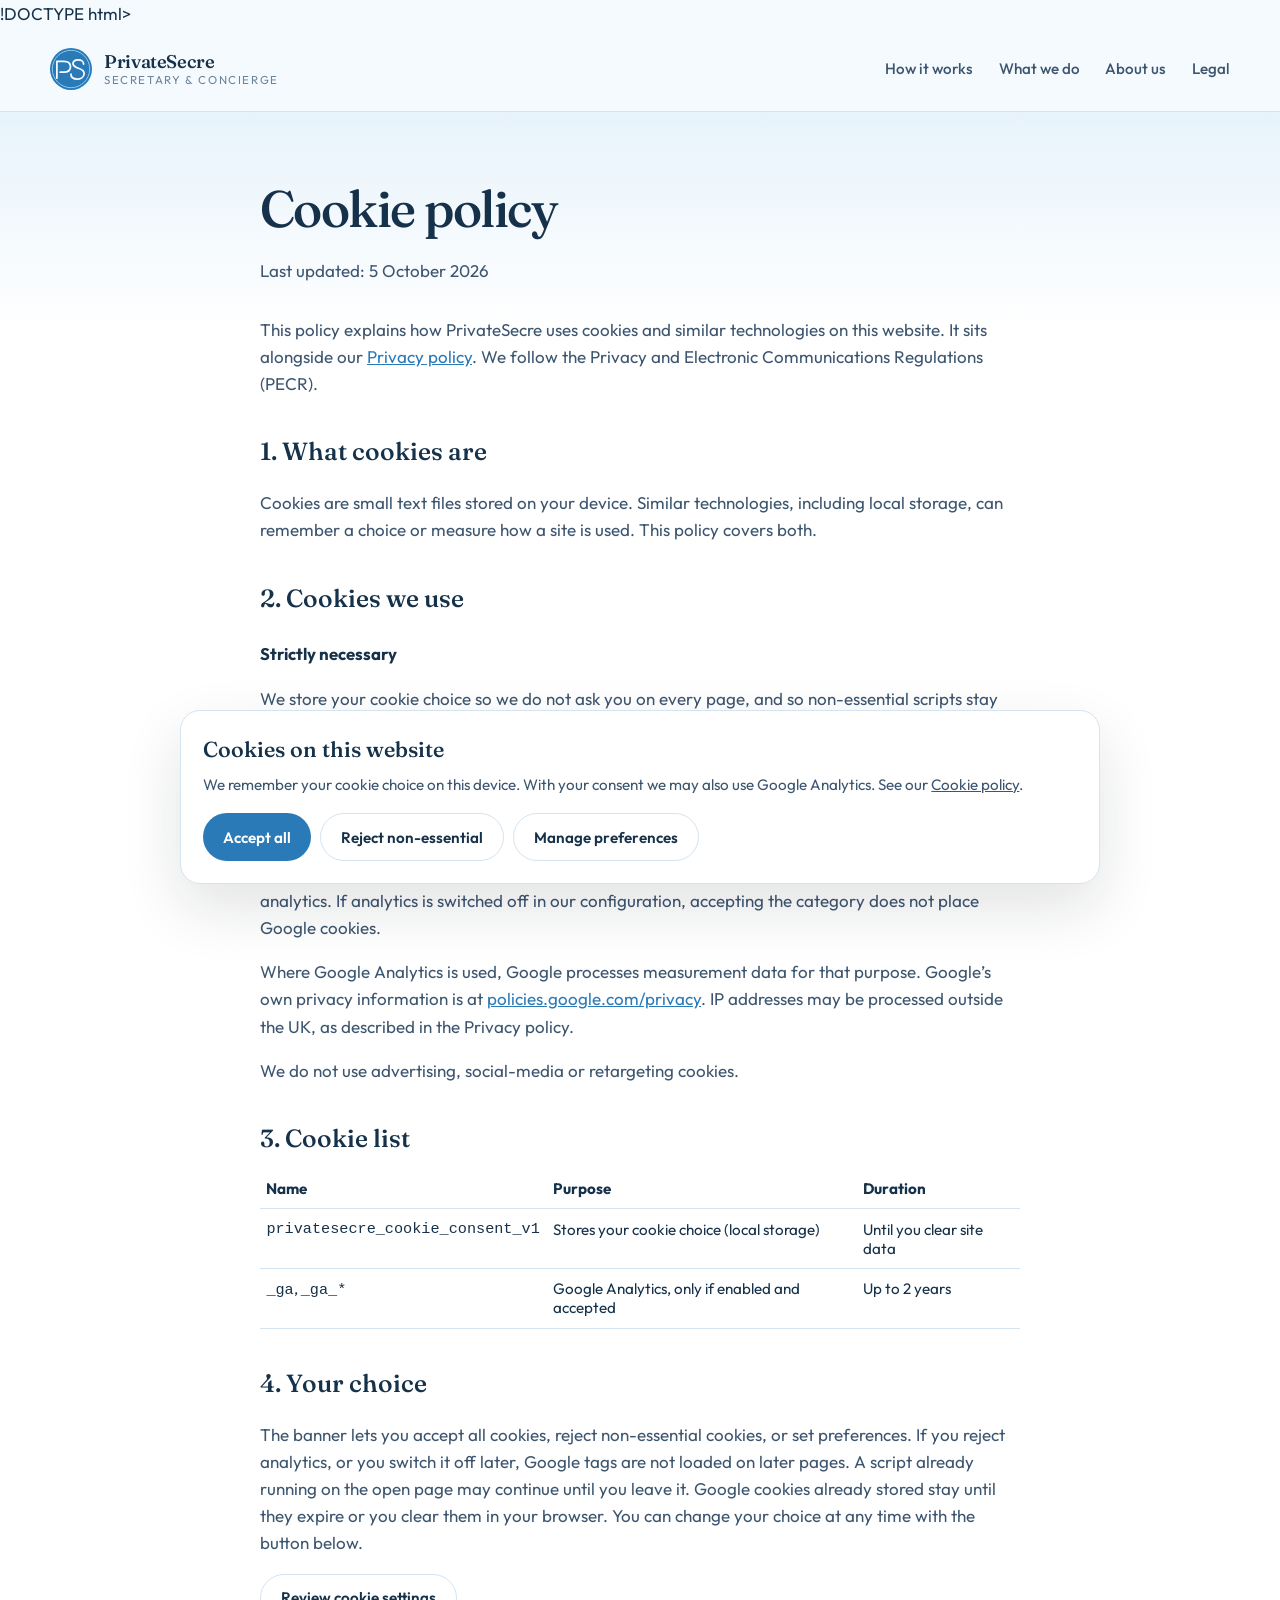
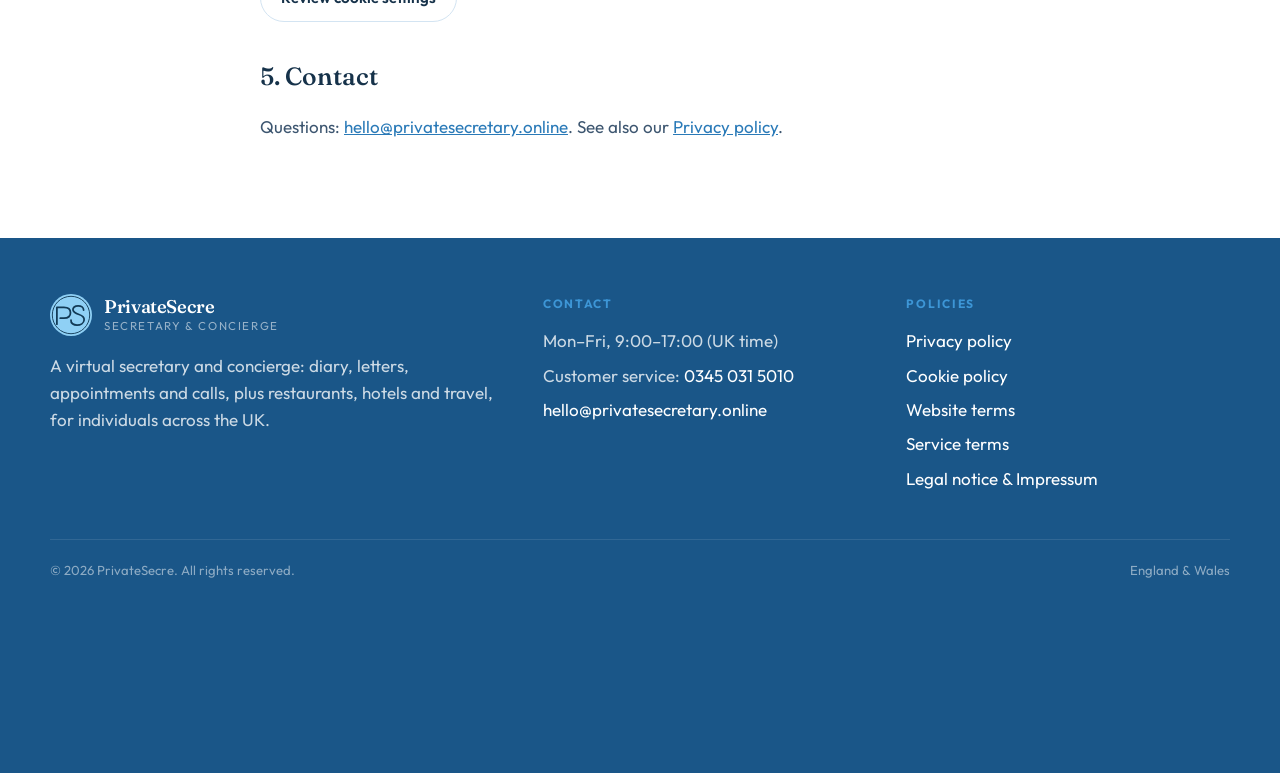
<file: cookies.html>
!DOCTYPE html>
<html lang="en-GB">
  <head>
    <meta charset="UTF-8" />
    <meta name="viewport" content="width=device-width, initial-scale=1.0" />
    <title>Cookie policy | PrivateSecre</title>
    <link rel="preconnect" href="https://fonts.googleapis.com" />
    <link rel="preconnect" href="https://fonts.gstatic.com" crossorigin />
    <link href="https://fonts.googleapis.com/css2?family=Fraunces:opsz,wght@9..144,520;9..144,560&family=Outfit:wght@400;500;600&display=swap" rel="stylesheet" />
    <link rel="stylesheet" href="css/styles.css" />
    <link rel="icon" href="favicon.svg" type="image/svg+xml" />
    <link rel="apple-touch-icon" href="favicon.svg" />
    <meta name="theme-color" content="#2a7ab8" />
    <script src="js/config.js" defer></script>
    <script src="js/site.js" defer></script>
  </head>
  <body>
    <header class="site-header">
      <div class="wrap header-bar">
        <a class="logo" href="index.html">
          <svg class="logo-mark" viewBox="0 0 64 64" aria-hidden="true">
            <circle cx="32" cy="32" r="32" fill="#2a7ab8" />
            <circle cx="32" cy="32" r="28.5" fill="none" stroke="#8fd0f5" stroke-width="1.4" />
            <path d="M10.5 46V20.5H21.2c6.4 0 10 3.4 10 8.2 0 4.8-3.6 8.2-10 8.2H15.6" fill="none" stroke="#f7fbfe" stroke-width="2.7" stroke-linecap="round" stroke-linejoin="round" />
            <path d="M51.2 24.4c0-3.8-3.6-6.4-8.4-6.4-5 0-8.2 2.6-7.8 6.2.5 4.2 4.6 5.6 9.2 7 5 1.6 8.2 4 7.8 8.4-.5 4.8-5.4 7.8-10.8 7.8-5.6 0-9.6-3-9.2-7.4" fill="none" stroke="#f7fbfe" stroke-width="2.7" stroke-linecap="round" stroke-linejoin="round" />
          </svg>
          <span class="logo-text"><strong>PrivateSecre</strong><span>Secretary &amp; Concierge</span></span>
        </a>
        <button class="menu-btn" type="button" aria-expanded="false" aria-label="Open menu">
          <svg width="20" height="20" viewBox="0 0 20 20" fill="none" stroke="currentColor" stroke-width="1.6"><path d="M3 5h14M3 10h14M3 15h14" /></svg>
        </button>
        <nav class="site-nav" aria-label="Primary">
          <a href="index.html#how">How it works</a>
          <a href="index.html#services">What we do</a>
          <a href="index.html#about">About us</a>
          <a href="legal.html">Legal</a>
        </nav>
      </div>
    </header>
    <main class="legal">
      <div class="wrap legal-body">
        <h1>Cookie policy</h1>
        <p class="updated">Last updated: 5 October 2026</p>
        <p>This policy explains how PrivateSecre uses cookies and similar technologies on this website. It sits alongside our <a href="privacy.html">Privacy policy</a>. We follow the Privacy and Electronic Communications Regulations (PECR).</p>
        <h2>1. What cookies are</h2>
        <p>Cookies are small text files stored on your device. Similar technologies, including local storage, can remember a choice or measure how a site is used. This policy covers both.</p>
        <h2>2. Cookies we use</h2>
        <h3>Strictly necessary</h3>
        <p>We store your cookie choice so we do not ask you on every page, and so non-essential scripts stay off until you accept them. This does not need consent under PECR. The site does not use this storage for advertising.</p>
        <h3>Analytics</h3>
        <p>If you accept analytics, we may use Google Analytics 4, loaded directly or through Google Tag Manager, to count visits and see which pages are used. These scripts do not run unless you accept analytics. If analytics is switched off in our configuration, accepting the category does not place Google cookies.</p>
        <p>Where Google Analytics is used, Google processes measurement data for that purpose. Google’s own privacy information is at <a href="https://policies.google.com/privacy" rel="noopener noreferrer">policies.google.com/privacy</a>. IP addresses may be processed outside the UK, as described in the Privacy policy.</p>
        <p>We do not use advertising, social-media or retargeting cookies.</p>
        <h2>3. Cookie list</h2>
        <table class="cookie-table">
          <thead><tr><th>Name</th><th>Purpose</th><th>Duration</th></tr></thead>
          <tbody>
            <tr><td><code>privatesecre_cookie_consent_v1</code></td><td>Stores your cookie choice (local storage)</td><td>Until you clear site data</td></tr>
            <tr><td><code>_ga</code>, <code>_ga_*</code></td><td>Google Analytics, only if enabled and accepted</td><td>Up to 2 years</td></tr>
          </tbody>
        </table>
        <h2>4. Your choice</h2>
        <p>The banner lets you accept all cookies, reject non-essential cookies, or set preferences. If you reject analytics, or you switch it off later, Google tags are not loaded on later pages. A script already running on the open page may continue until you leave it. Google cookies already stored stay until they expire or you clear them in your browser. You can change your choice at any time with the button below.</p>
        <p><button type="button" class="btn btn-ghost" onclick="window.PRIVATESECRE_COOKIES && window.PRIVATESECRE_COOKIES.reopenBanner()">Review cookie settings</button></p>
        <h2>5. Contact</h2>
        <p>Questions: <a href="mailto:hello@privatesecretary.online">hello@privatesecretary.online</a>. See also our <a href="privacy.html">Privacy policy</a>.</p>
      </div>
    </main>
    <footer class="site-footer">
      <div class="wrap">
        <div class="footer-grid">
          <div class="footer-brand">
            <a class="logo" href="index.html">
              <svg class="logo-mark" viewBox="0 0 64 64" aria-hidden="true"><circle cx="32" cy="32" r="32" fill="#8fd0f5" /><circle cx="32" cy="32" r="28.5" fill="none" stroke="#123a56" stroke-width="1.4" /><path d="M10.5 46V20.5H21.2c6.4 0 10 3.4 10 8.2 0 4.8-3.6 8.2-10 8.2H15.6" fill="none" stroke="#123a56" stroke-width="2.7" stroke-linecap="round" stroke-linejoin="round" /><path d="M51.2 24.4c0-3.8-3.6-6.4-8.4-6.4-5 0-8.2 2.6-7.8 6.2.5 4.2 4.6 5.6 9.2 7 5 1.6 8.2 4 7.8 8.4-.5 4.8-5.4 7.8-10.8 7.8-5.6 0-9.6-3-9.2-7.4" fill="none" stroke="#123a56" stroke-width="2.7" stroke-linecap="round" stroke-linejoin="round" /></svg>
              <span class="logo-text"><strong>PrivateSecre</strong><span>Secretary &amp; Concierge</span></span>
            </a>
            <p>A virtual secretary and concierge: diary, letters, appointments and calls, plus restaurants, hotels and travel, for individuals across the UK.</p>
          </div>
          <div>
            <h2>Contact</h2>
            <ul>
              <li>Mon–Fri, 9:00–17:00 (UK time)</li>
              <li>Customer service: <a href="tel:+443450315010">0345 031 5010</a></li>
              <li><a href="mailto:hello@privatesecretary.online">hello@privatesecretary.online</a></li>
            </ul>
          </div>
          <div>
            <h2>Policies</h2>
            <ul>
              <li><a href="privacy.html">Privacy policy</a></li>
              <li><a href="cookies.html">Cookie policy</a></li>
              <li><a href="terms.html">Website terms</a></li>
              <li><a href="service.html">Service terms</a></li>
              <li><a href="legal.html">Legal notice &amp; Impressum</a></li>
            </ul>
          </div>
        </div>
        <div class="footer-base">
          <span>&copy; 2026 PrivateSecre. All rights reserved.</span>
          <span>England &amp; Wales</span>
        </div>
      </div>
    </footer>
    <div id="cookie-banner" class="cookie-banner" role="dialog" aria-labelledby="cookie-title">
      <div class="cookie-card">
        <h2 id="cookie-title">Cookies on this website</h2>
        <p>We remember your cookie choice on this device. With your consent we may also use Google Analytics. See our <a href="cookies.html">Cookie policy</a>.</p>
        <div class="cookie-actions">
          <button type="button" class="btn btn-navy" data-cookie-accept-all>Accept all</button>
          <button type="button" class="btn btn-ghost" data-cookie-reject>Reject non-essential</button>
          <button type="button" class="btn btn-ghost" data-cookie-manage>Manage preferences</button>
        </div>
        <div id="cookie-panel" class="cookie-panel">
          <div class="cookie-option">
            <input type="checkbox" id="cookie-essential" checked disabled />
            <div><label for="cookie-essential">Strictly necessary</label><p>Required for cookie consent. Always on.</p></div>
          </div>
          <div class="cookie-option">
            <input type="checkbox" id="cookie-analytics" />
            <div><label for="cookie-analytics">Analytics (Google)</label><p>Loaded only if you consent, and only if analytics is switched on in our configuration.</p></div>
          </div>
          <button type="button" class="btn btn-navy" data-cookie-save>Save preferences</button>
        </div>
      </div>
    </div>
  </body>
</html>
</file>
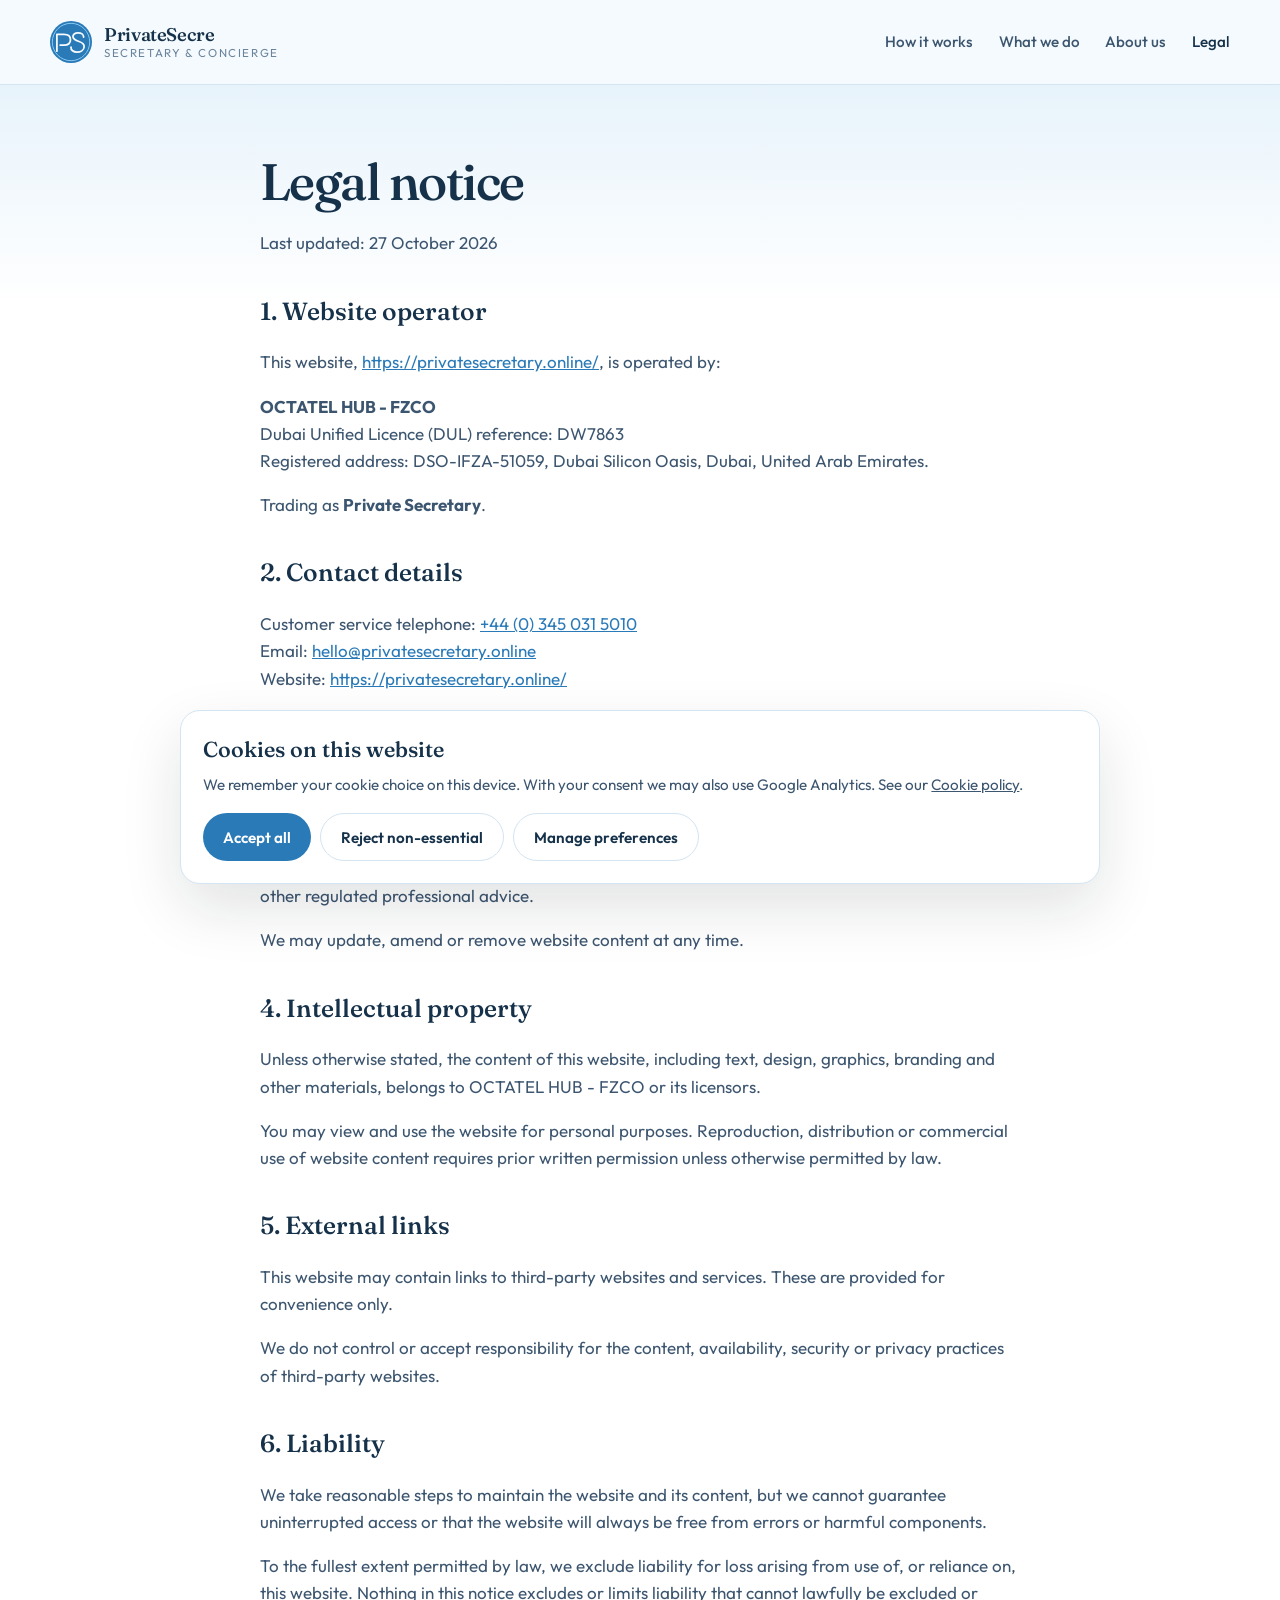
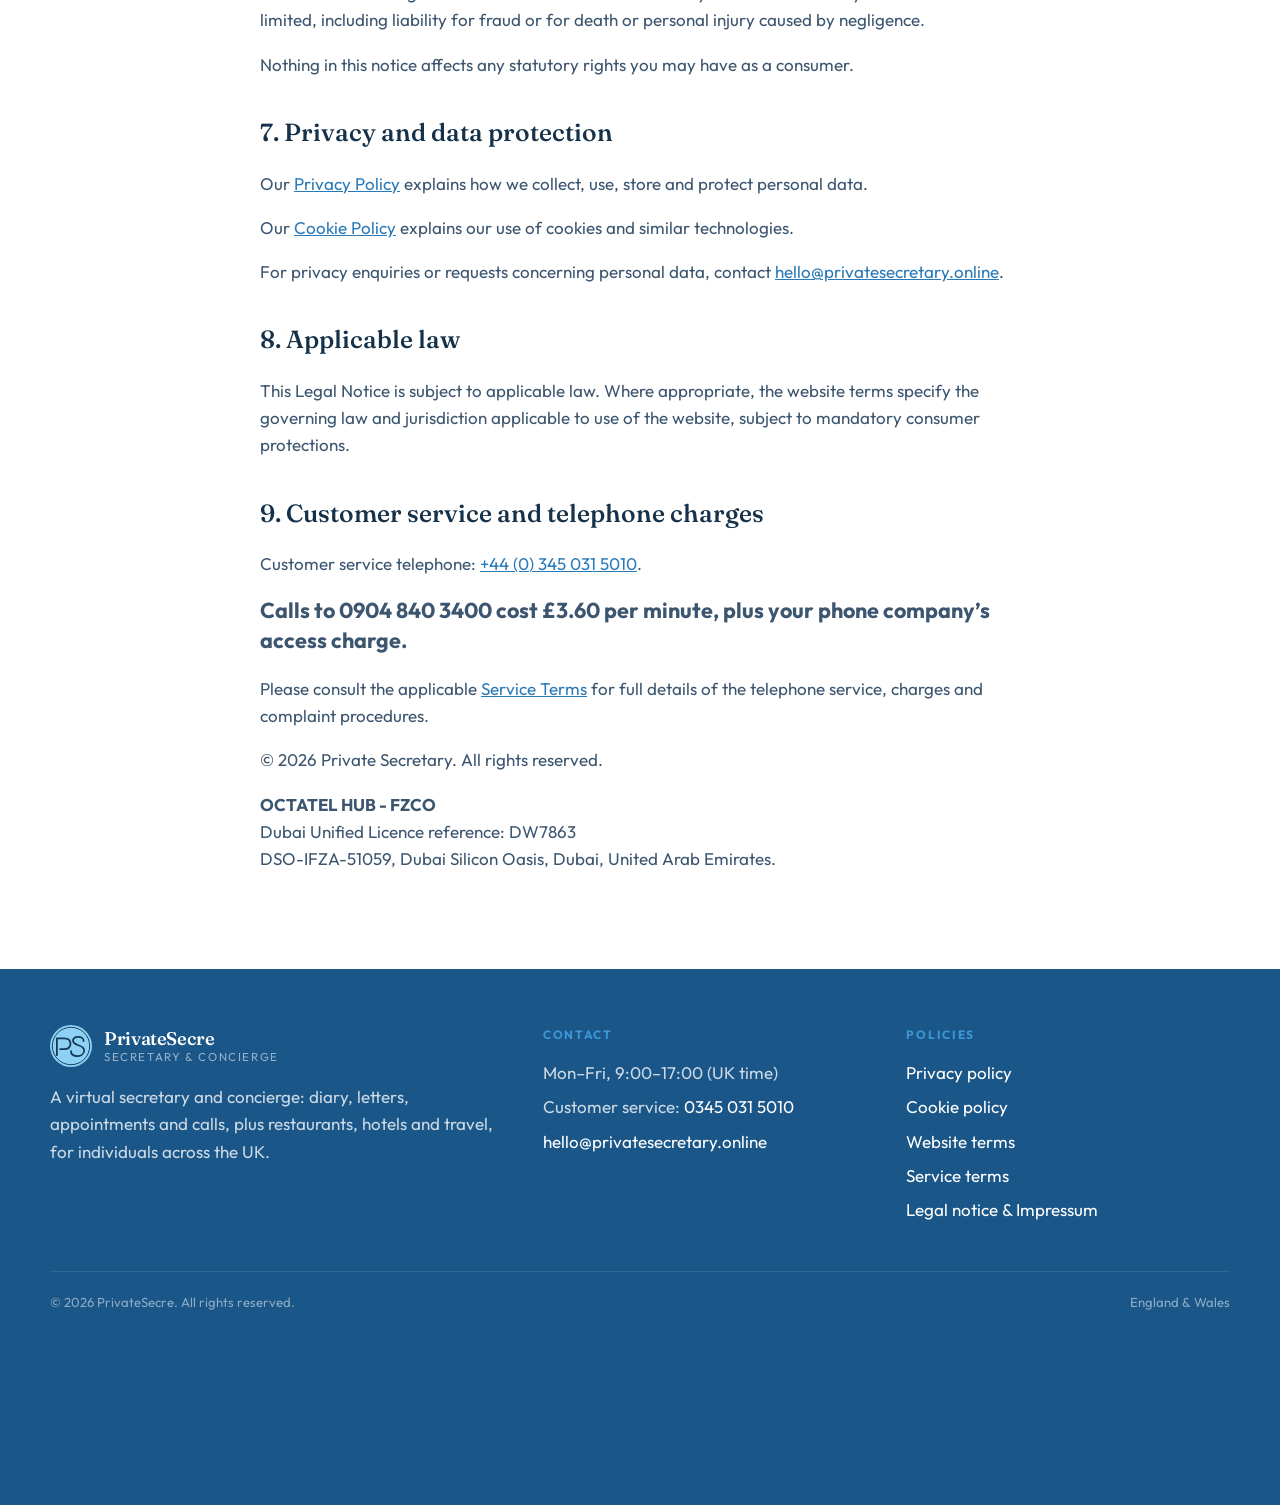
<file: legal.html>
<!DOCTYPE html>
<html lang="en-GB">
  <head>
    <meta charset="UTF-8" />
    <meta name="robots" content="noindex, nofollow, noarchive, nosnippet, noimageindex" />
    <meta name="googlebot" content="noindex, nofollow, noarchive, nosnippet, noimageindex" />
    <meta name="bingbot" content="noindex, nofollow, noarchive, nosnippet, noimageindex" />
    <meta name="viewport" content="width=device-width, initial-scale=1.0" />
    <title>Legal notice | Private Secretary</title>
    <link rel="preconnect" href="https://fonts.googleapis.com" />
    <link rel="preconnect" href="https://fonts.gstatic.com" crossorigin />
    <link href="https://fonts.googleapis.com/css2?family=Fraunces:opsz,wght@9..144,520;9..144,560&family=Outfit:wght@400;500;600&display=swap" rel="stylesheet" />
    <link rel="stylesheet" href="css/styles.css" />
    <link rel="icon" href="favicon.svg" type="image/svg+xml" />
    <link rel="apple-touch-icon" href="favicon.svg" />
    <meta name="theme-color" content="#2a7ab8" />
    <script src="js/config.js" defer></script>
    <script src="js/site.js" defer></script>
  </head>
  <body>
    <header class="site-header">
      <div class="wrap header-bar">
        <a class="logo" href="index.html">
          <svg class="logo-mark" viewBox="0 0 64 64" aria-hidden="true">
            <circle cx="32" cy="32" r="32" fill="#2a7ab8" />
            <circle cx="32" cy="32" r="28.5" fill="none" stroke="#8fd0f5" stroke-width="1.4" />
            <path d="M10.5 46V20.5H21.2c6.4 0 10 3.4 10 8.2 0 4.8-3.6 8.2-10 8.2H15.6" fill="none" stroke="#f7fbfe" stroke-width="2.7" stroke-linecap="round" stroke-linejoin="round" />
            <path d="M51.2 24.4c0-3.8-3.6-6.4-8.4-6.4-5 0-8.2 2.6-7.8 6.2.5 4.2 4.6 5.6 9.2 7 5 1.6 8.2 4 7.8 8.4-.5 4.8-5.4 7.8-10.8 7.8-5.6 0-9.6-3-9.2-7.4" fill="none" stroke="#f7fbfe" stroke-width="2.7" stroke-linecap="round" stroke-linejoin="round" />
          </svg>
          <span class="logo-text"><strong>PrivateSecre</strong><span>Secretary &amp; Concierge</span></span>
        </a>
        <button class="menu-btn" type="button" aria-expanded="false" aria-label="Open menu">
          <svg width="20" height="20" viewBox="0 0 20 20" fill="none" stroke="currentColor" stroke-width="1.6"><path d="M3 5h14M3 10h14M3 15h14" /></svg>
        </button>
        <nav class="site-nav" aria-label="Primary">
          <a href="index.html#how">How it works</a>
          <a href="index.html#services">What we do</a>
          <a href="index.html#about">About us</a>
          <a href="legal.html" aria-current="page">Legal</a>
        </nav>
      </div>
    </header>
    <main class="legal">
      <div class="wrap legal-body">
        <h1>Legal notice</h1>
        <p class="updated">Last updated: 27 October 2026</p>
        <h2>1. Website operator</h2>
        <p>This website, <a href="https://privatesecretary.online/">https://privatesecretary.online/</a>, is operated by:</p>
        <p><strong>OCTATEL HUB - FZCO</strong><br />Dubai Unified Licence (DUL) reference: DW7863<br />Registered address: DSO-IFZA-51059, Dubai Silicon Oasis, Dubai, United Arab Emirates.</p>
        <p>Trading as <strong>Private Secretary</strong>.</p>
        <h2>2. Contact details</h2>
        <p>Customer service telephone: <a href="tel:+443450315010">+44 (0) 345 031 5010</a><br />Email: <a href="mailto:hello@privatesecretary.online">hello@privatesecretary.online</a><br />Website: <a href="https://privatesecretary.online/">https://privatesecretary.online/</a></p>
        <h2>3. Website content</h2>
        <p>We take reasonable care to ensure that the information published on this website is accurate and up to date. However, we do not guarantee that all information is complete, current or free from errors.</p>
        <p>Website content is provided for general information and does not constitute legal, financial, tax or other regulated professional advice.</p>
        <p>We may update, amend or remove website content at any time.</p>
        <h2>4. Intellectual property</h2>
        <p>Unless otherwise stated, the content of this website, including text, design, graphics, branding and other materials, belongs to OCTATEL HUB - FZCO or its licensors.</p>
        <p>You may view and use the website for personal purposes. Reproduction, distribution or commercial use of website content requires prior written permission unless otherwise permitted by law.</p>
        <h2>5. External links</h2>
        <p>This website may contain links to third-party websites and services. These are provided for convenience only.</p>
        <p>We do not control or accept responsibility for the content, availability, security or privacy practices of third-party websites.</p>
        <h2>6. Liability</h2>
        <p>We take reasonable steps to maintain the website and its content, but we cannot guarantee uninterrupted access or that the website will always be free from errors or harmful components.</p>
        <p>To the fullest extent permitted by law, we exclude liability for loss arising from use of, or reliance on, this website. Nothing in this notice excludes or limits liability that cannot lawfully be excluded or limited, including liability for fraud or for death or personal injury caused by negligence.</p>
        <p>Nothing in this notice affects any statutory rights you may have as a consumer.</p>
        <h2>7. Privacy and data protection</h2>
        <p>Our <a href="privacy.html">Privacy Policy</a> explains how we collect, use, store and protect personal data.</p>
        <p>Our <a href="cookies.html">Cookie Policy</a> explains our use of cookies and similar technologies.</p>
        <p>For privacy enquiries or requests concerning personal data, contact <a href="mailto:hello@privatesecretary.online">hello@privatesecretary.online</a>.</p>
        <h2>8. Applicable law</h2>
        <p>This Legal Notice is subject to applicable law. Where appropriate, the website terms specify the governing law and jurisdiction applicable to use of the website, subject to mandatory consumer protections.</p>
        <h2>9. Customer service and telephone charges</h2>
        <p>Customer service telephone: <a href="tel:+443450315010">+44 (0) 345 031 5010</a>.</p>
        <p class="call-note">Calls to 0904 840 3400 cost £3.60 per minute, plus your phone company’s access charge.</p>
        <p>Please consult the applicable <a href="service.html">Service Terms</a> for full details of the telephone service, charges and complaint procedures.</p>
        <p>&copy; 2026 Private Secretary. All rights reserved.</p>
        <p><strong>OCTATEL HUB - FZCO</strong><br />Dubai Unified Licence reference: DW7863<br />DSO-IFZA-51059, Dubai Silicon Oasis, Dubai, United Arab Emirates.</p>
      </div>
    </main>
    <footer class="site-footer">
      <div class="wrap">
        <div class="footer-grid">
          <div class="footer-brand">
            <a class="logo" href="index.html">
              <svg class="logo-mark" viewBox="0 0 64 64" aria-hidden="true"><circle cx="32" cy="32" r="32" fill="#8fd0f5" /><circle cx="32" cy="32" r="28.5" fill="none" stroke="#123a56" stroke-width="1.4" /><path d="M10.5 46V20.5H21.2c6.4 0 10 3.4 10 8.2 0 4.8-3.6 8.2-10 8.2H15.6" fill="none" stroke="#123a56" stroke-width="2.7" stroke-linecap="round" stroke-linejoin="round" /><path d="M51.2 24.4c0-3.8-3.6-6.4-8.4-6.4-5 0-8.2 2.6-7.8 6.2.5 4.2 4.6 5.6 9.2 7 5 1.6 8.2 4 7.8 8.4-.5 4.8-5.4 7.8-10.8 7.8-5.6 0-9.6-3-9.2-7.4" fill="none" stroke="#123a56" stroke-width="2.7" stroke-linecap="round" stroke-linejoin="round" /></svg>
              <span class="logo-text"><strong>PrivateSecre</strong><span>Secretary &amp; Concierge</span></span>
            </a>
            <p>A virtual secretary and concierge: diary, letters, appointments and calls, plus restaurants, hotels and travel, for individuals across the UK.</p>
          </div>
          <div>
            <h2>Contact</h2>
            <ul>
              <li>Mon–Fri, 9:00–17:00 (UK time)</li>
              <li>Customer service: <a href="tel:+443450315010">0345 031 5010</a></li>
              <li><a href="mailto:hello@privatesecretary.online">hello@privatesecretary.online</a></li>
            </ul>
          </div>
          <div>
            <h2>Policies</h2>
            <ul>
              <li><a href="privacy.html">Privacy policy</a></li>
              <li><a href="cookies.html">Cookie policy</a></li>
              <li><a href="terms.html">Website terms</a></li>
              <li><a href="service.html">Service terms</a></li>
              <li><a href="legal.html">Legal notice &amp; Impressum</a></li>
            </ul>
          </div>
        </div>
        <div class="footer-base">
          <span>&copy; 2026 PrivateSecre. All rights reserved.</span>
          <span>England &amp; Wales</span>
        </div>
      </div>
    </footer>
    <div id="cookie-banner" class="cookie-banner" role="dialog" aria-labelledby="cookie-title">
      <div class="cookie-card">
        <h2 id="cookie-title">Cookies on this website</h2>
        <p>We remember your cookie choice on this device. With your consent we may also use Google Analytics. See our <a href="cookies.html">Cookie policy</a>.</p>
        <div class="cookie-actions">
          <button type="button" class="btn btn-navy" data-cookie-accept-all>Accept all</button>
          <button type="button" class="btn btn-ghost" data-cookie-reject>Reject non-essential</button>
          <button type="button" class="btn btn-ghost" data-cookie-manage>Manage preferences</button>
        </div>
        <div id="cookie-panel" class="cookie-panel">
          <div class="cookie-option">
            <input type="checkbox" id="cookie-essential" checked disabled />
            <div><label for="cookie-essential">Strictly necessary</label><p>Required for cookie consent. Always on.</p></div>
          </div>
          <div class="cookie-option">
            <input type="checkbox" id="cookie-analytics" />
            <div><label for="cookie-analytics">Analytics (Google)</label><p>Loaded only if you consent, and only if analytics is switched on in our configuration.</p></div>
          </div>
          <button type="button" class="btn btn-navy" data-cookie-save>Save preferences</button>
        </div>
      </div>
    </div>
  </body>
</html>
</file>
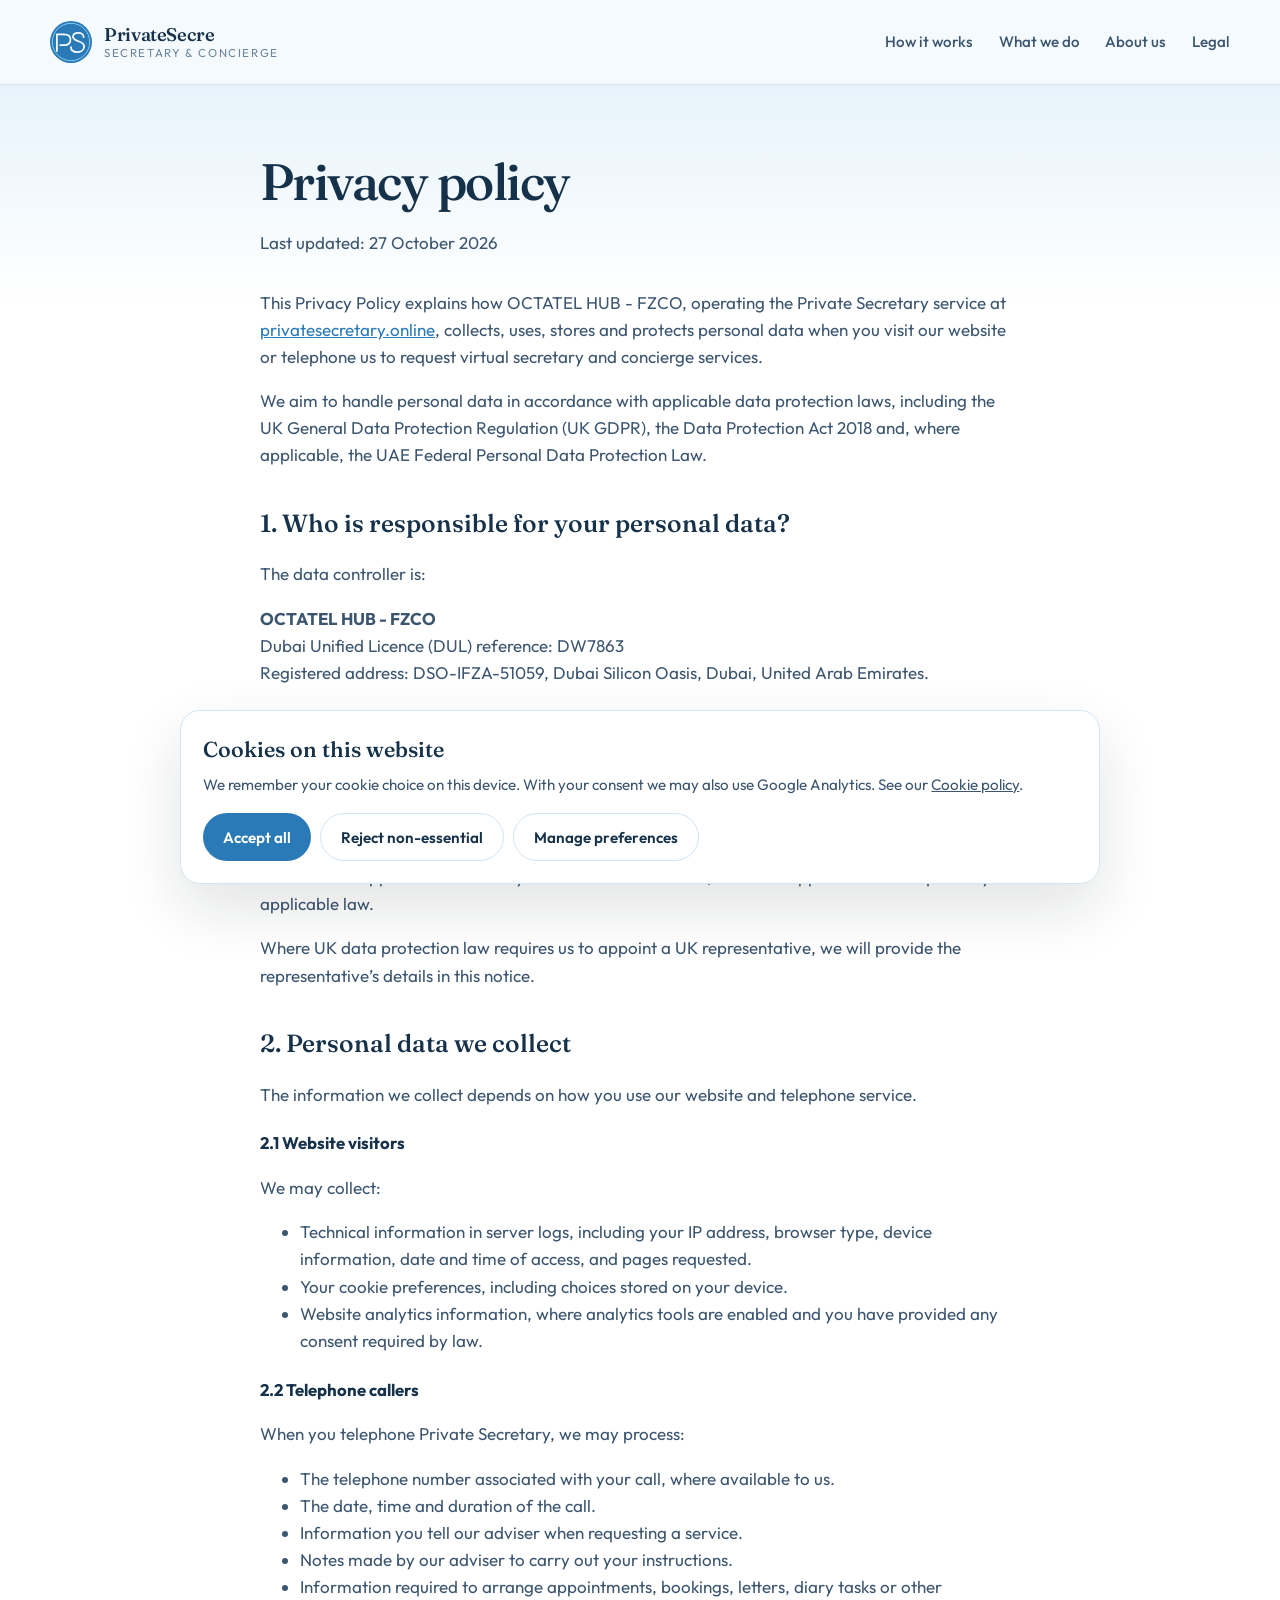
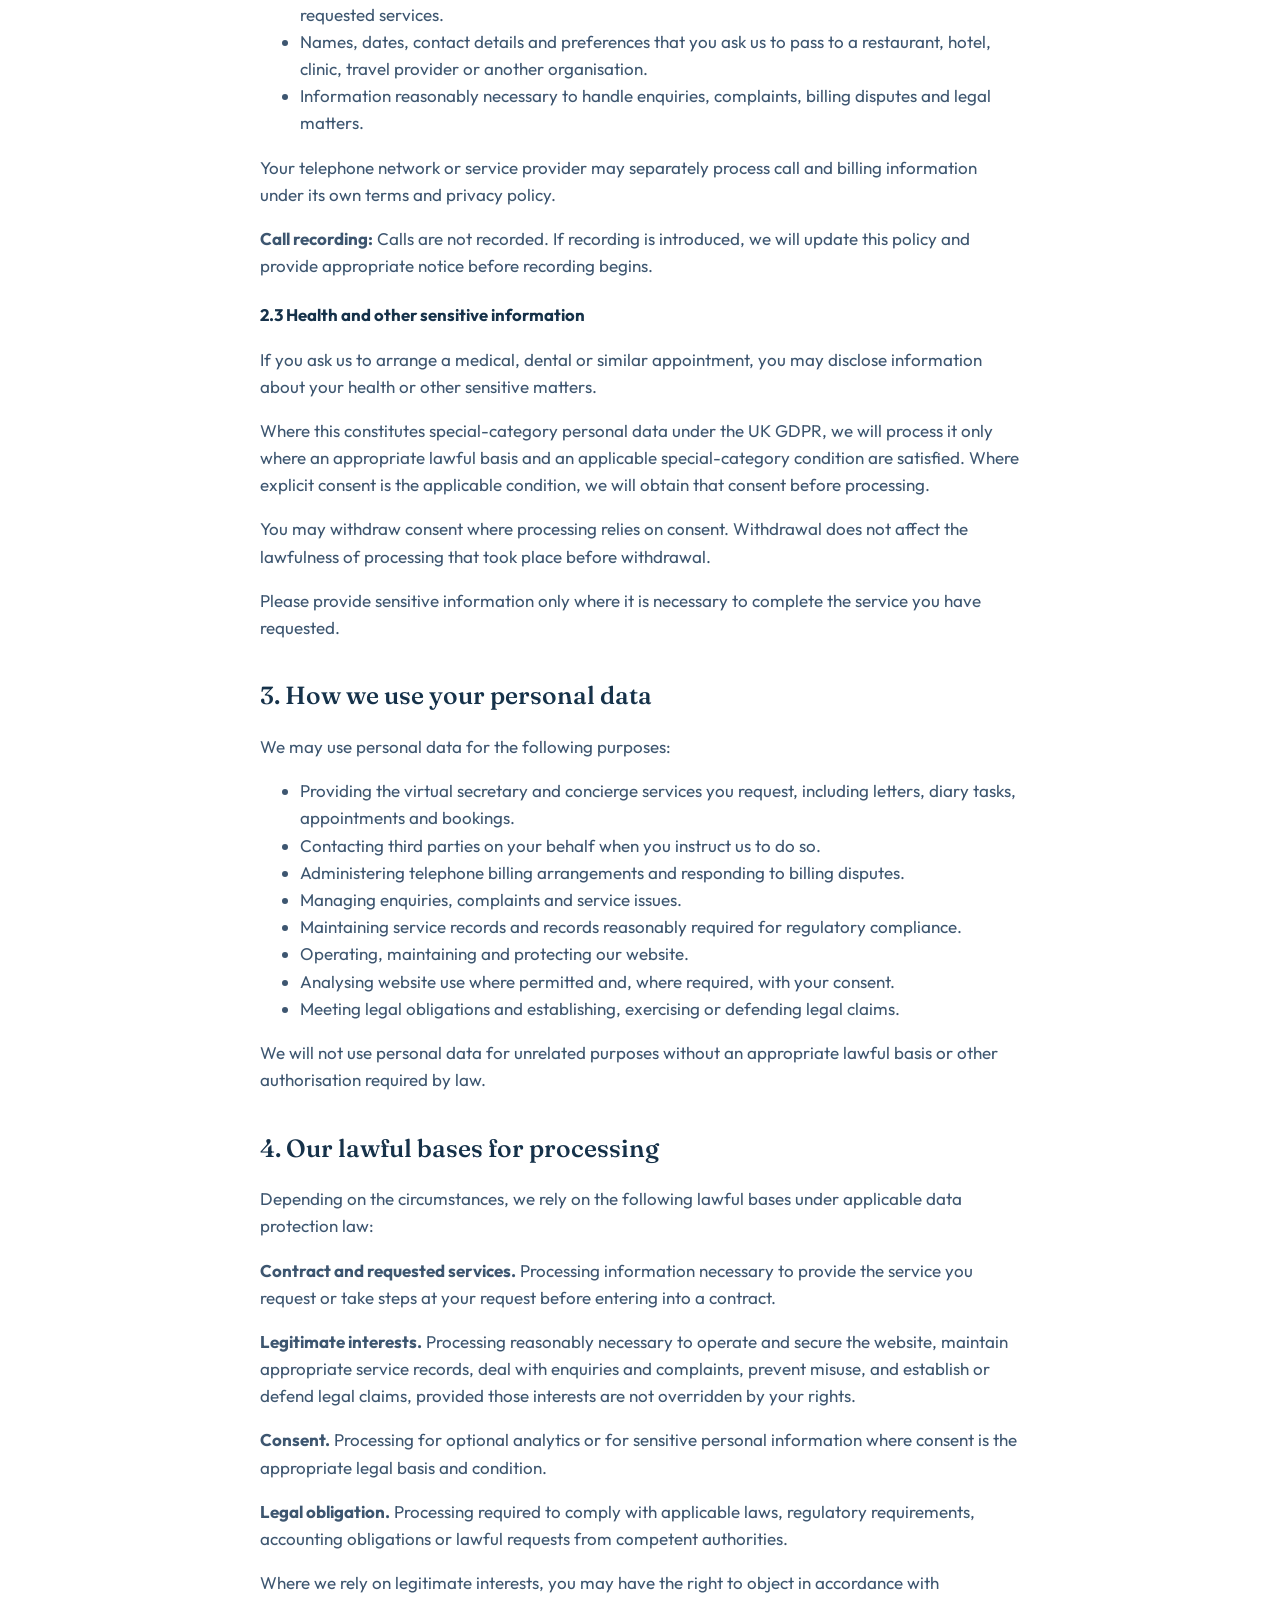
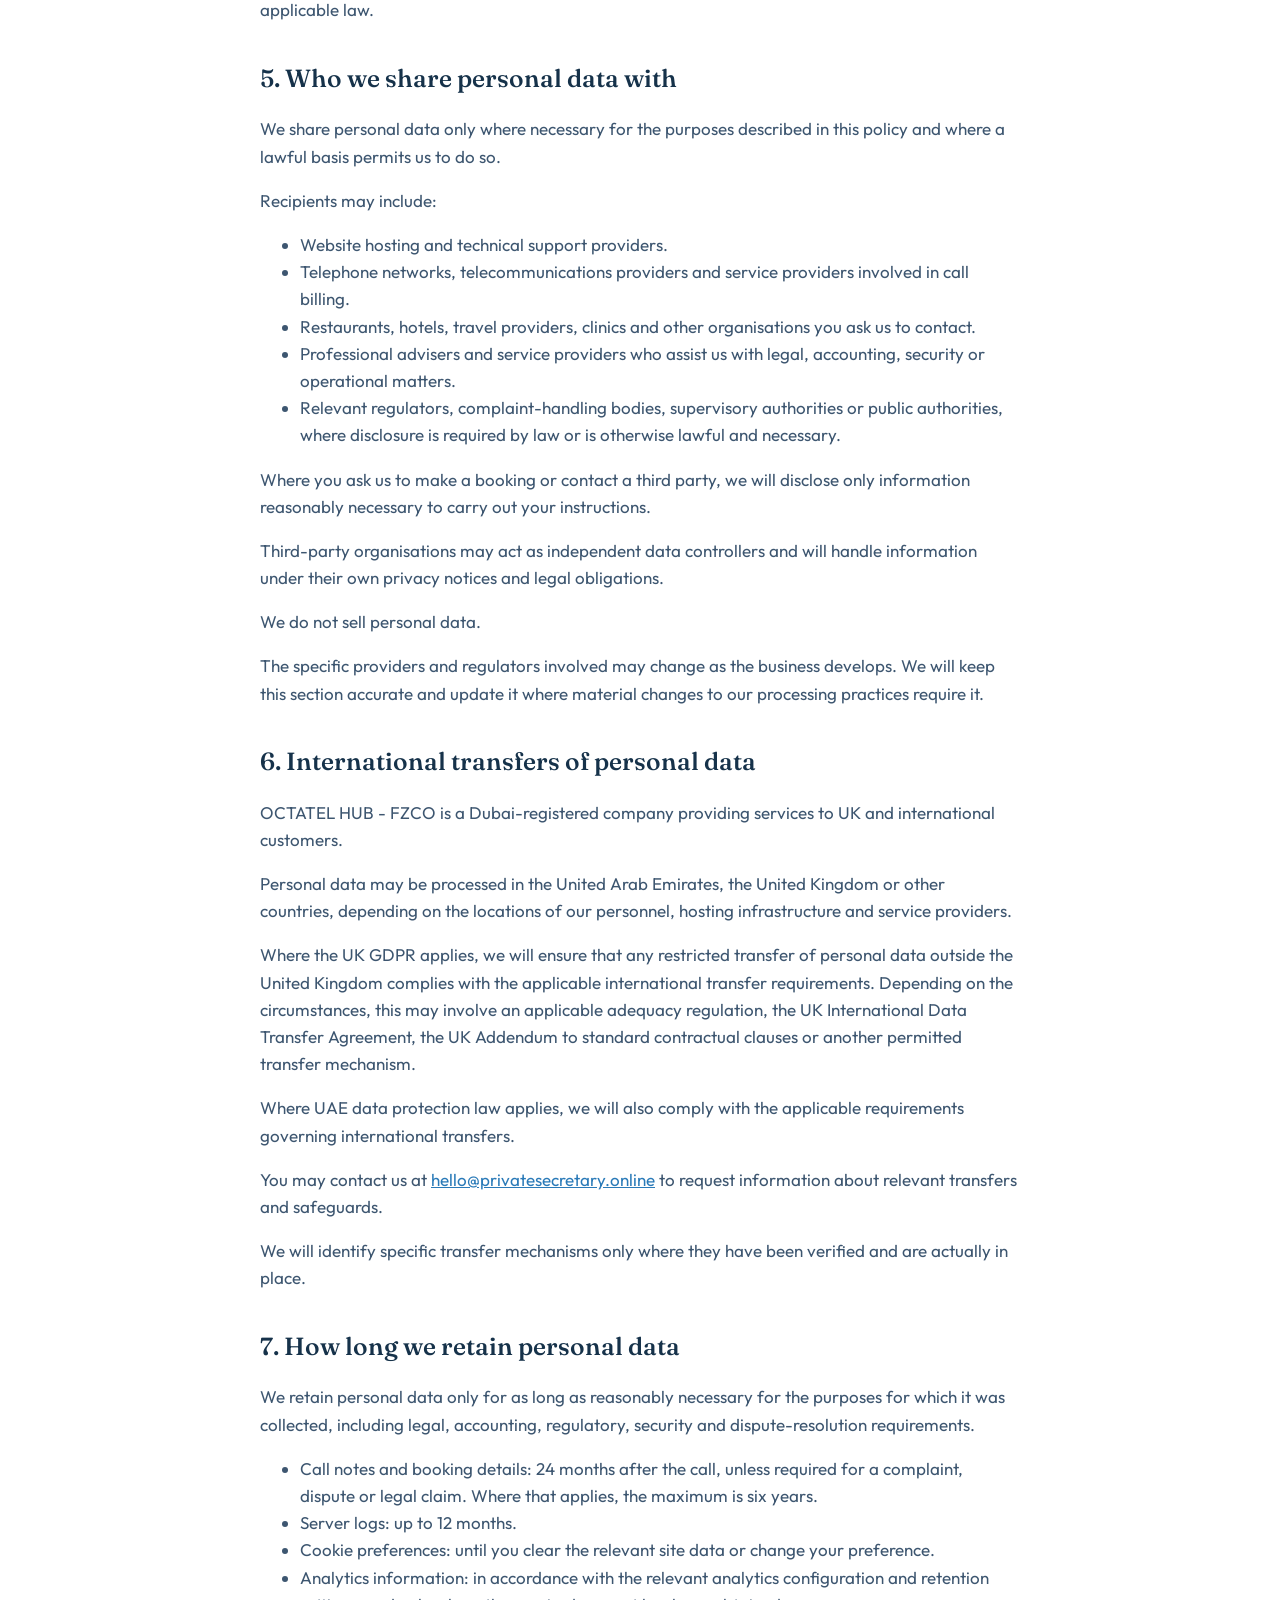
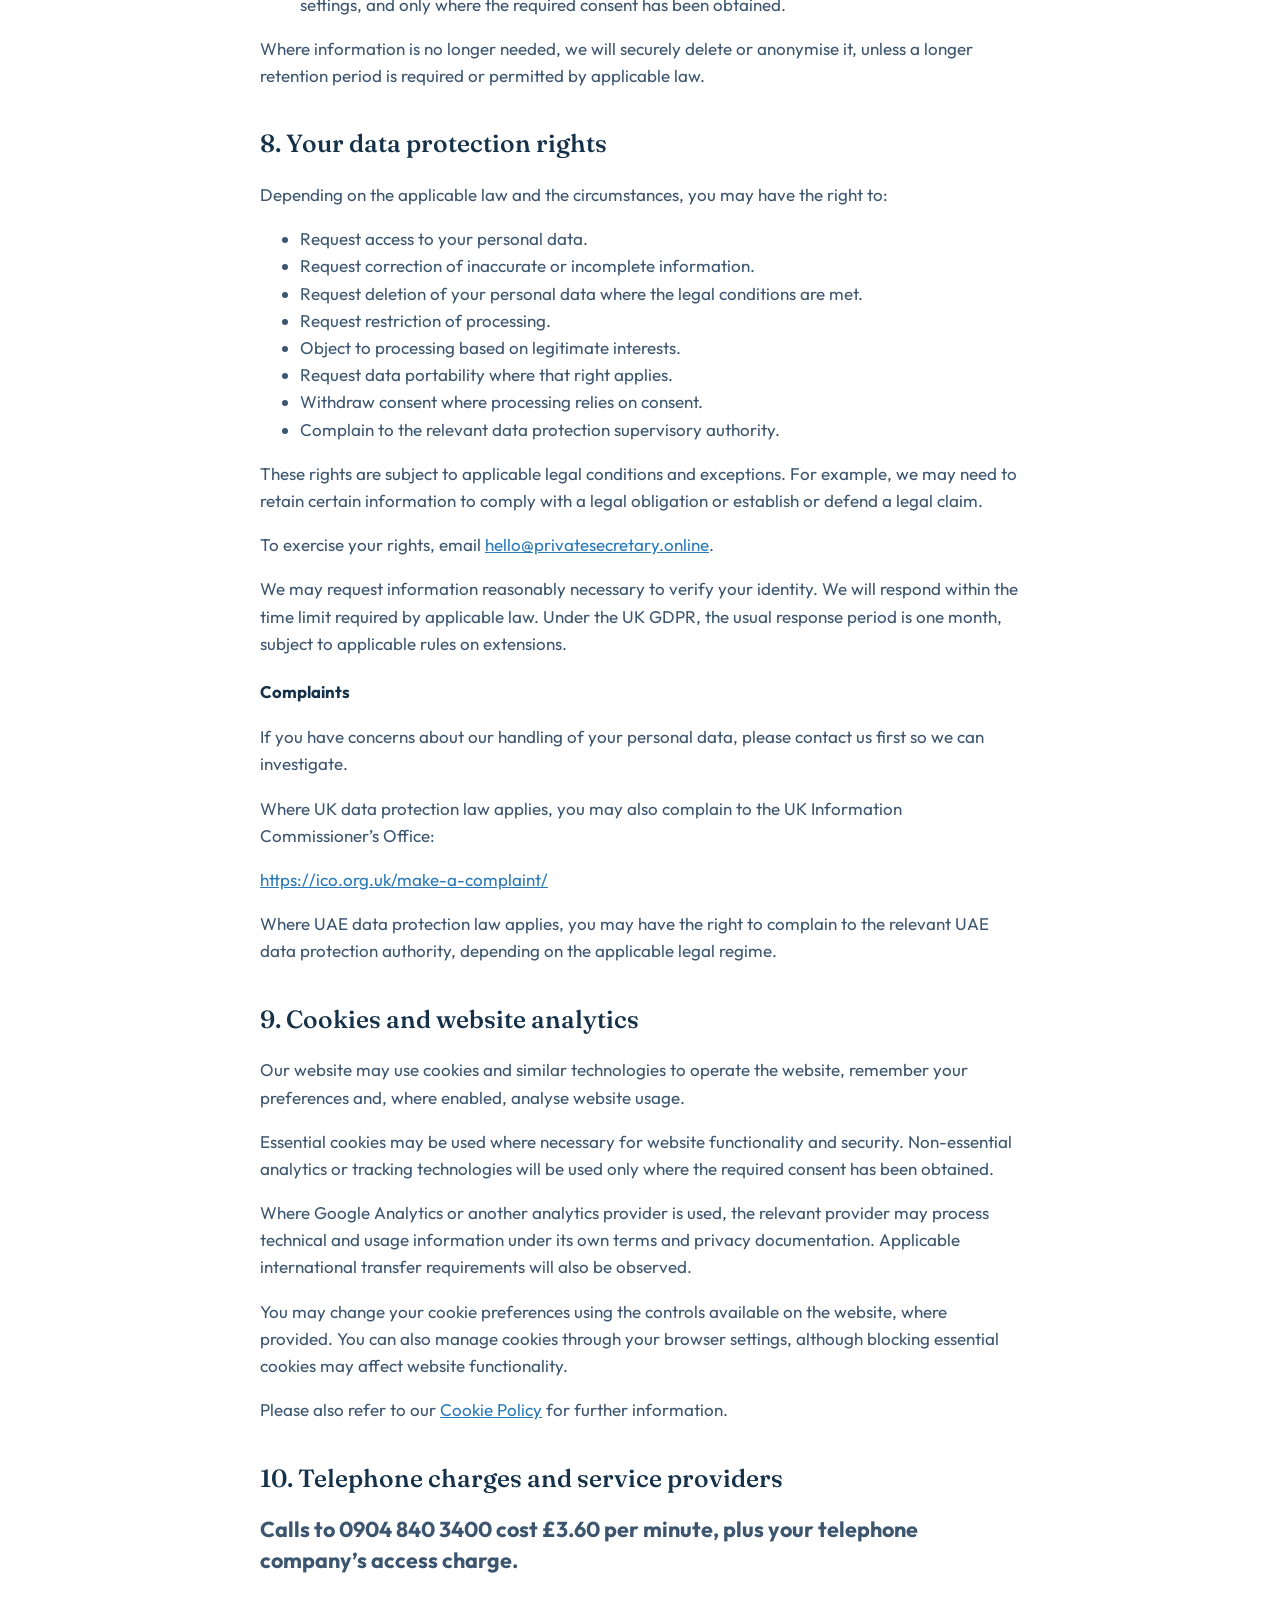
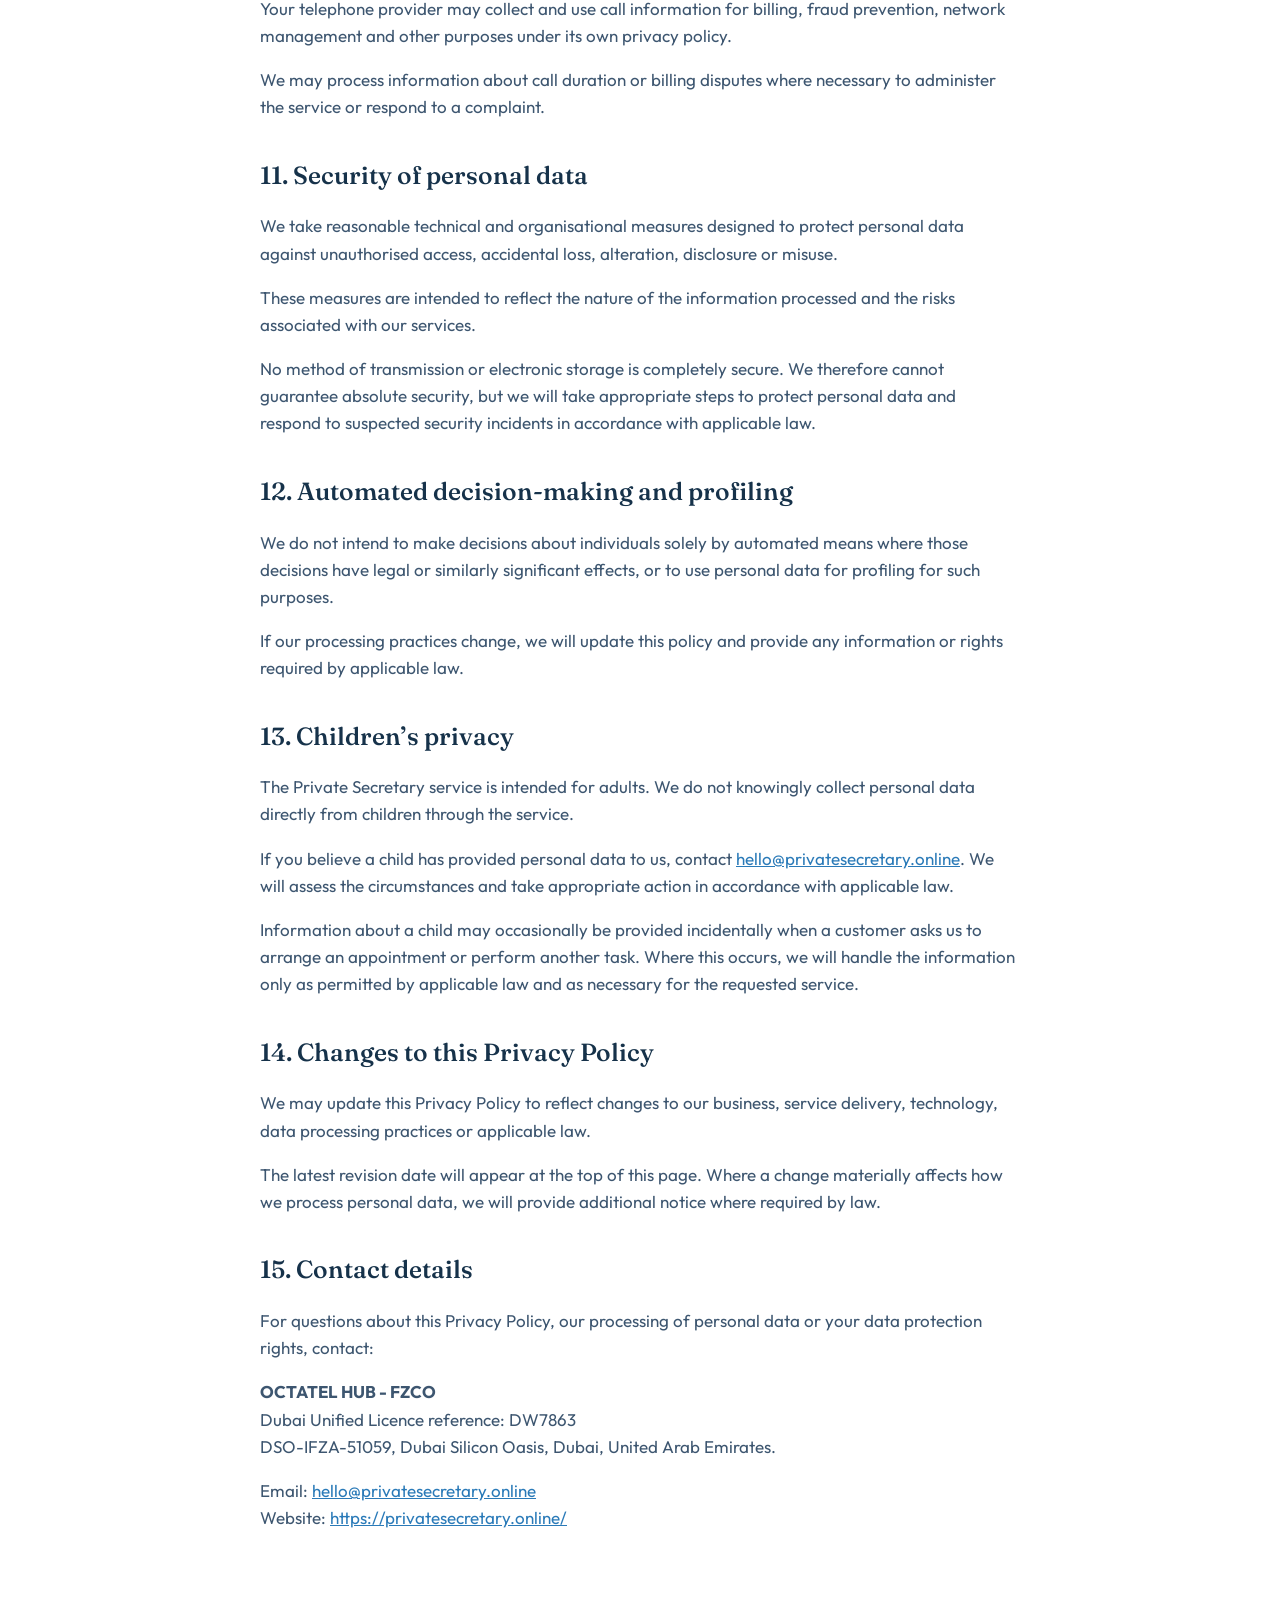
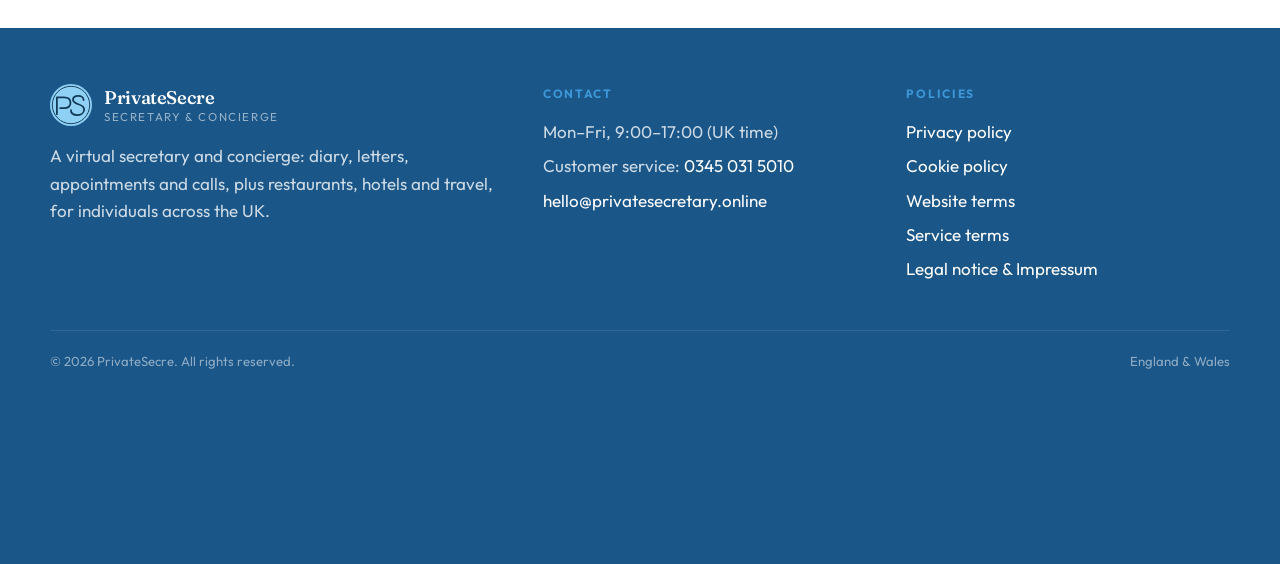
<file: privacy.html>
<!DOCTYPE html>
<html lang="en-GB">
  <head>
    <meta charset="UTF-8" />
    <meta name="robots" content="noindex, nofollow, noarchive, nosnippet, noimageindex" />
    <meta name="googlebot" content="noindex, nofollow, noarchive, nosnippet, noimageindex" />
    <meta name="bingbot" content="noindex, nofollow, noarchive, nosnippet, noimageindex" />
    <meta name="viewport" content="width=device-width, initial-scale=1.0" />
    <title>Privacy policy | Private Secretary</title>
    <link rel="preconnect" href="https://fonts.googleapis.com" />
    <link rel="preconnect" href="https://fonts.gstatic.com" crossorigin />
    <link href="https://fonts.googleapis.com/css2?family=Fraunces:opsz,wght@9..144,520;9..144,560&family=Outfit:wght@400;500;600&display=swap" rel="stylesheet" />
    <link rel="stylesheet" href="css/styles.css" />
    <link rel="icon" href="favicon.svg" type="image/svg+xml" />
    <link rel="apple-touch-icon" href="favicon.svg" />
    <meta name="theme-color" content="#2a7ab8" />
    <script src="js/config.js" defer></script>
    <script src="js/site.js" defer></script>
  </head>
  <body>
    <header class="site-header">
      <div class="wrap header-bar">
        <a class="logo" href="index.html">
          <svg class="logo-mark" viewBox="0 0 64 64" aria-hidden="true">
            <circle cx="32" cy="32" r="32" fill="#2a7ab8" />
            <circle cx="32" cy="32" r="28.5" fill="none" stroke="#8fd0f5" stroke-width="1.4" />
            <path d="M10.5 46V20.5H21.2c6.4 0 10 3.4 10 8.2 0 4.8-3.6 8.2-10 8.2H15.6" fill="none" stroke="#f7fbfe" stroke-width="2.7" stroke-linecap="round" stroke-linejoin="round" />
            <path d="M51.2 24.4c0-3.8-3.6-6.4-8.4-6.4-5 0-8.2 2.6-7.8 6.2.5 4.2 4.6 5.6 9.2 7 5 1.6 8.2 4 7.8 8.4-.5 4.8-5.4 7.8-10.8 7.8-5.6 0-9.6-3-9.2-7.4" fill="none" stroke="#f7fbfe" stroke-width="2.7" stroke-linecap="round" stroke-linejoin="round" />
          </svg>
          <span class="logo-text"><strong>PrivateSecre</strong><span>Secretary &amp; Concierge</span></span>
        </a>
        <button class="menu-btn" type="button" aria-expanded="false" aria-label="Open menu">
          <svg width="20" height="20" viewBox="0 0 20 20" fill="none" stroke="currentColor" stroke-width="1.6"><path d="M3 5h14M3 10h14M3 15h14" /></svg>
        </button>
        <nav class="site-nav" aria-label="Primary">
          <a href="index.html#how">How it works</a>
          <a href="index.html#services">What we do</a>
          <a href="index.html#about">About us</a>
          <a href="legal.html">Legal</a>
        </nav>
      </div>
    </header>
    <main class="legal">
      <div class="wrap legal-body">
        <h1>Privacy policy</h1>
        <p class="updated">Last updated: 27 October 2026</p>
        <p>This Privacy Policy explains how OCTATEL HUB - FZCO, operating the Private Secretary service at <a href="https://privatesecretary.online/">privatesecretary.online</a>, collects, uses, stores and protects personal data when you visit our website or telephone us to request virtual secretary and concierge services.</p>
        <p>We aim to handle personal data in accordance with applicable data protection laws, including the UK General Data Protection Regulation (UK GDPR), the Data Protection Act 2018 and, where applicable, the UAE Federal Personal Data Protection Law.</p>
        <h2>1. Who is responsible for your personal data?</h2>
        <p>The data controller is:</p>
        <p><strong>OCTATEL HUB - FZCO</strong><br />Dubai Unified Licence (DUL) reference: DW7863<br />Registered address: DSO-IFZA-51059, Dubai Silicon Oasis, Dubai, United Arab Emirates.</p>
        <p>OCTATEL HUB - FZCO is the company responsible for the Private Secretary service.</p>
        <p>For privacy requests or questions about this policy, contact:</p>
        <p>Email: <a href="mailto:hello@privatesecretary.online">hello@privatesecretary.online</a><br />Website: <a href="https://privatesecretary.online/">https://privatesecretary.online/</a></p>
        <p>We have not appointed a statutory Data Protection Officer, unless an appointment is required by applicable law.</p>
        <p>Where UK data protection law requires us to appoint a UK representative, we will provide the representative’s details in this notice.</p>
        <h2>2. Personal data we collect</h2>
        <p>The information we collect depends on how you use our website and telephone service.</p>
        <h3>2.1 Website visitors</h3>
        <p>We may collect:</p>
        <ul>
          <li>Technical information in server logs, including your IP address, browser type, device information, date and time of access, and pages requested.</li>
          <li>Your cookie preferences, including choices stored on your device.</li>
          <li>Website analytics information, where analytics tools are enabled and you have provided any consent required by law.</li>
        </ul>
        <h3>2.2 Telephone callers</h3>
        <p>When you telephone Private Secretary, we may process:</p>
        <ul>
          <li>The telephone number associated with your call, where available to us.</li>
          <li>The date, time and duration of the call.</li>
          <li>Information you tell our adviser when requesting a service.</li>
          <li>Notes made by our adviser to carry out your instructions.</li>
          <li>Information required to arrange appointments, bookings, letters, diary tasks or other requested services.</li>
          <li>Names, dates, contact details and preferences that you ask us to pass to a restaurant, hotel, clinic, travel provider or another organisation.</li>
          <li>Information reasonably necessary to handle enquiries, complaints, billing disputes and legal matters.</li>
        </ul>
        <p>Your telephone network or service provider may separately process call and billing information under its own terms and privacy policy.</p>
        <p><strong>Call recording:</strong> Calls are not recorded. If recording is introduced, we will update this policy and provide appropriate notice before recording begins.</p>
        <h3>2.3 Health and other sensitive information</h3>
        <p>If you ask us to arrange a medical, dental or similar appointment, you may disclose information about your health or other sensitive matters.</p>
        <p>Where this constitutes special-category personal data under the UK GDPR, we will process it only where an appropriate lawful basis and an applicable special-category condition are satisfied. Where explicit consent is the applicable condition, we will obtain that consent before processing.</p>
        <p>You may withdraw consent where processing relies on consent. Withdrawal does not affect the lawfulness of processing that took place before withdrawal.</p>
        <p>Please provide sensitive information only where it is necessary to complete the service you have requested.</p>
        <h2>3. How we use your personal data</h2>
        <p>We may use personal data for the following purposes:</p>
        <ul>
          <li>Providing the virtual secretary and concierge services you request, including letters, diary tasks, appointments and bookings.</li>
          <li>Contacting third parties on your behalf when you instruct us to do so.</li>
          <li>Administering telephone billing arrangements and responding to billing disputes.</li>
          <li>Managing enquiries, complaints and service issues.</li>
          <li>Maintaining service records and records reasonably required for regulatory compliance.</li>
          <li>Operating, maintaining and protecting our website.</li>
          <li>Analysing website use where permitted and, where required, with your consent.</li>
          <li>Meeting legal obligations and establishing, exercising or defending legal claims.</li>
        </ul>
        <p>We will not use personal data for unrelated purposes without an appropriate lawful basis or other authorisation required by law.</p>
        <h2>4. Our lawful bases for processing</h2>
        <p>Depending on the circumstances, we rely on the following lawful bases under applicable data protection law:</p>
        <p><strong>Contract and requested services.</strong> Processing information necessary to provide the service you request or take steps at your request before entering into a contract.</p>
        <p><strong>Legitimate interests.</strong> Processing reasonably necessary to operate and secure the website, maintain appropriate service records, deal with enquiries and complaints, prevent misuse, and establish or defend legal claims, provided those interests are not overridden by your rights.</p>
        <p><strong>Consent.</strong> Processing for optional analytics or for sensitive personal information where consent is the appropriate legal basis and condition.</p>
        <p><strong>Legal obligation.</strong> Processing required to comply with applicable laws, regulatory requirements, accounting obligations or lawful requests from competent authorities.</p>
        <p>Where we rely on legitimate interests, you may have the right to object in accordance with applicable law.</p>
        <h2>5. Who we share personal data with</h2>
        <p>We share personal data only where necessary for the purposes described in this policy and where a lawful basis permits us to do so.</p>
        <p>Recipients may include:</p>
        <ul>
          <li>Website hosting and technical support providers.</li>
          <li>Telephone networks, telecommunications providers and service providers involved in call billing.</li>
          <li>Restaurants, hotels, travel providers, clinics and other organisations you ask us to contact.</li>
          <li>Professional advisers and service providers who assist us with legal, accounting, security or operational matters.</li>
          <li>Relevant regulators, complaint-handling bodies, supervisory authorities or public authorities, where disclosure is required by law or is otherwise lawful and necessary.</li>
        </ul>
        <p>Where you ask us to make a booking or contact a third party, we will disclose only information reasonably necessary to carry out your instructions.</p>
        <p>Third-party organisations may act as independent data controllers and will handle information under their own privacy notices and legal obligations.</p>
        <p>We do not sell personal data.</p>
        <p>The specific providers and regulators involved may change as the business develops. We will keep this section accurate and update it where material changes to our processing practices require it.</p>
        <h2>6. International transfers of personal data</h2>
        <p>OCTATEL HUB - FZCO is a Dubai-registered company providing services to UK and international customers.</p>
        <p>Personal data may be processed in the United Arab Emirates, the United Kingdom or other countries, depending on the locations of our personnel, hosting infrastructure and service providers.</p>
        <p>Where the UK GDPR applies, we will ensure that any restricted transfer of personal data outside the United Kingdom complies with the applicable international transfer requirements. Depending on the circumstances, this may involve an applicable adequacy regulation, the UK International Data Transfer Agreement, the UK Addendum to standard contractual clauses or another permitted transfer mechanism.</p>
        <p>Where UAE data protection law applies, we will also comply with the applicable requirements governing international transfers.</p>
        <p>You may contact us at <a href="mailto:hello@privatesecretary.online">hello@privatesecretary.online</a> to request information about relevant transfers and safeguards.</p>
        <p>We will identify specific transfer mechanisms only where they have been verified and are actually in place.</p>
        <h2>7. How long we retain personal data</h2>
        <p>We retain personal data only for as long as reasonably necessary for the purposes for which it was collected, including legal, accounting, regulatory, security and dispute-resolution requirements.</p>
        <ul>
          <li>Call notes and booking details: 24 months after the call, unless required for a complaint, dispute or legal claim. Where that applies, the maximum is six years.</li>
          <li>Server logs: up to 12 months.</li>
          <li>Cookie preferences: until you clear the relevant site data or change your preference.</li>
          <li>Analytics information: in accordance with the relevant analytics configuration and retention settings, and only where the required consent has been obtained.</li>
        </ul>
        <p>Where information is no longer needed, we will securely delete or anonymise it, unless a longer retention period is required or permitted by applicable law.</p>
        <h2>8. Your data protection rights</h2>
        <p>Depending on the applicable law and the circumstances, you may have the right to:</p>
        <ul>
          <li>Request access to your personal data.</li>
          <li>Request correction of inaccurate or incomplete information.</li>
          <li>Request deletion of your personal data where the legal conditions are met.</li>
          <li>Request restriction of processing.</li>
          <li>Object to processing based on legitimate interests.</li>
          <li>Request data portability where that right applies.</li>
          <li>Withdraw consent where processing relies on consent.</li>
          <li>Complain to the relevant data protection supervisory authority.</li>
        </ul>
        <p>These rights are subject to applicable legal conditions and exceptions. For example, we may need to retain certain information to comply with a legal obligation or establish or defend a legal claim.</p>
        <p>To exercise your rights, email <a href="mailto:hello@privatesecretary.online">hello@privatesecretary.online</a>.</p>
        <p>We may request information reasonably necessary to verify your identity. We will respond within the time limit required by applicable law. Under the UK GDPR, the usual response period is one month, subject to applicable rules on extensions.</p>
        <h3>Complaints</h3>
        <p>If you have concerns about our handling of your personal data, please contact us first so we can investigate.</p>
        <p>Where UK data protection law applies, you may also complain to the UK Information Commissioner’s Office:</p>
        <p><a href="https://ico.org.uk/make-a-complaint/" rel="noopener noreferrer">https://ico.org.uk/make-a-complaint/</a></p>
        <p>Where UAE data protection law applies, you may have the right to complain to the relevant UAE data protection authority, depending on the applicable legal regime.</p>
        <h2>9. Cookies and website analytics</h2>
        <p>Our website may use cookies and similar technologies to operate the website, remember your preferences and, where enabled, analyse website usage.</p>
        <p>Essential cookies may be used where necessary for website functionality and security. Non-essential analytics or tracking technologies will be used only where the required consent has been obtained.</p>
        <p>Where Google Analytics or another analytics provider is used, the relevant provider may process technical and usage information under its own terms and privacy documentation. Applicable international transfer requirements will also be observed.</p>
        <p>You may change your cookie preferences using the controls available on the website, where provided. You can also manage cookies through your browser settings, although blocking essential cookies may affect website functionality.</p>
        <p>Please also refer to our <a href="cookies.html">Cookie Policy</a> for further information.</p>
        <h2>10. Telephone charges and service providers</h2>
        <p class="call-note">Calls to 0904 840 3400 cost £3.60 per minute, plus your telephone company’s access charge.</p>
        <p>Your telephone provider may collect and use call information for billing, fraud prevention, network management and other purposes under its own privacy policy.</p>
        <p>We may process information about call duration or billing disputes where necessary to administer the service or respond to a complaint.</p>
        <h2>11. Security of personal data</h2>
        <p>We take reasonable technical and organisational measures designed to protect personal data against unauthorised access, accidental loss, alteration, disclosure or misuse.</p>
        <p>These measures are intended to reflect the nature of the information processed and the risks associated with our services.</p>
        <p>No method of transmission or electronic storage is completely secure. We therefore cannot guarantee absolute security, but we will take appropriate steps to protect personal data and respond to suspected security incidents in accordance with applicable law.</p>
        <h2>12. Automated decision-making and profiling</h2>
        <p>We do not intend to make decisions about individuals solely by automated means where those decisions have legal or similarly significant effects, or to use personal data for profiling for such purposes.</p>
        <p>If our processing practices change, we will update this policy and provide any information or rights required by applicable law.</p>
        <h2>13. Children’s privacy</h2>
        <p>The Private Secretary service is intended for adults. We do not knowingly collect personal data directly from children through the service.</p>
        <p>If you believe a child has provided personal data to us, contact <a href="mailto:hello@privatesecretary.online">hello@privatesecretary.online</a>. We will assess the circumstances and take appropriate action in accordance with applicable law.</p>
        <p>Information about a child may occasionally be provided incidentally when a customer asks us to arrange an appointment or perform another task. Where this occurs, we will handle the information only as permitted by applicable law and as necessary for the requested service.</p>
        <h2>14. Changes to this Privacy Policy</h2>
        <p>We may update this Privacy Policy to reflect changes to our business, service delivery, technology, data processing practices or applicable law.</p>
        <p>The latest revision date will appear at the top of this page. Where a change materially affects how we process personal data, we will provide additional notice where required by law.</p>
        <h2>15. Contact details</h2>
        <p>For questions about this Privacy Policy, our processing of personal data or your data protection rights, contact:</p>
        <p><strong>OCTATEL HUB - FZCO</strong><br />Dubai Unified Licence reference: DW7863<br />DSO-IFZA-51059, Dubai Silicon Oasis, Dubai, United Arab Emirates.</p>
        <p>Email: <a href="mailto:hello@privatesecretary.online">hello@privatesecretary.online</a><br />Website: <a href="https://privatesecretary.online/">https://privatesecretary.online/</a></p>
      </div>
    </main>
    <footer class="site-footer">
      <div class="wrap">
        <div class="footer-grid">
          <div class="footer-brand">
            <a class="logo" href="index.html">
              <svg class="logo-mark" viewBox="0 0 64 64" aria-hidden="true"><circle cx="32" cy="32" r="32" fill="#8fd0f5" /><circle cx="32" cy="32" r="28.5" fill="none" stroke="#123a56" stroke-width="1.4" /><path d="M10.5 46V20.5H21.2c6.4 0 10 3.4 10 8.2 0 4.8-3.6 8.2-10 8.2H15.6" fill="none" stroke="#123a56" stroke-width="2.7" stroke-linecap="round" stroke-linejoin="round" /><path d="M51.2 24.4c0-3.8-3.6-6.4-8.4-6.4-5 0-8.2 2.6-7.8 6.2.5 4.2 4.6 5.6 9.2 7 5 1.6 8.2 4 7.8 8.4-.5 4.8-5.4 7.8-10.8 7.8-5.6 0-9.6-3-9.2-7.4" fill="none" stroke="#123a56" stroke-width="2.7" stroke-linecap="round" stroke-linejoin="round" /></svg>
              <span class="logo-text"><strong>PrivateSecre</strong><span>Secretary &amp; Concierge</span></span>
            </a>
            <p>A virtual secretary and concierge: diary, letters, appointments and calls, plus restaurants, hotels and travel, for individuals across the UK.</p>
          </div>
          <div>
            <h2>Contact</h2>
            <ul>
              <li>Mon–Fri, 9:00–17:00 (UK time)</li>
              <li>Customer service: <a href="tel:+443450315010">0345 031 5010</a></li>
              <li><a href="mailto:hello@privatesecretary.online">hello@privatesecretary.online</a></li>
            </ul>
          </div>
          <div>
            <h2>Policies</h2>
            <ul>
              <li><a href="privacy.html">Privacy policy</a></li>
              <li><a href="cookies.html">Cookie policy</a></li>
              <li><a href="terms.html">Website terms</a></li>
              <li><a href="service.html">Service terms</a></li>
              <li><a href="legal.html">Legal notice &amp; Impressum</a></li>
            </ul>
          </div>
        </div>
        <div class="footer-base">
          <span>&copy; 2026 PrivateSecre. All rights reserved.</span>
          <span>England &amp; Wales</span>
        </div>
      </div>
    </footer>
    <div id="cookie-banner" class="cookie-banner" role="dialog" aria-labelledby="cookie-title">
      <div class="cookie-card">
        <h2 id="cookie-title">Cookies on this website</h2>
        <p>We remember your cookie choice on this device. With your consent we may also use Google Analytics. See our <a href="cookies.html">Cookie policy</a>.</p>
        <div class="cookie-actions">
          <button type="button" class="btn btn-navy" data-cookie-accept-all>Accept all</button>
          <button type="button" class="btn btn-ghost" data-cookie-reject>Reject non-essential</button>
          <button type="button" class="btn btn-ghost" data-cookie-manage>Manage preferences</button>
        </div>
        <div id="cookie-panel" class="cookie-panel">
          <div class="cookie-option">
            <input type="checkbox" id="cookie-essential" checked disabled />
            <div><label for="cookie-essential">Strictly necessary</label><p>Required for cookie consent. Always on.</p></div>
          </div>
          <div class="cookie-option">
            <input type="checkbox" id="cookie-analytics" />
            <div><label for="cookie-analytics">Analytics (Google)</label><p>Loaded only if you consent, and only if analytics is switched on in our configuration.</p></div>
          </div>
          <button type="button" class="btn btn-navy" data-cookie-save>Save preferences</button>
        </div>
      </div>
    </div>
  </body>
</html>
</file>
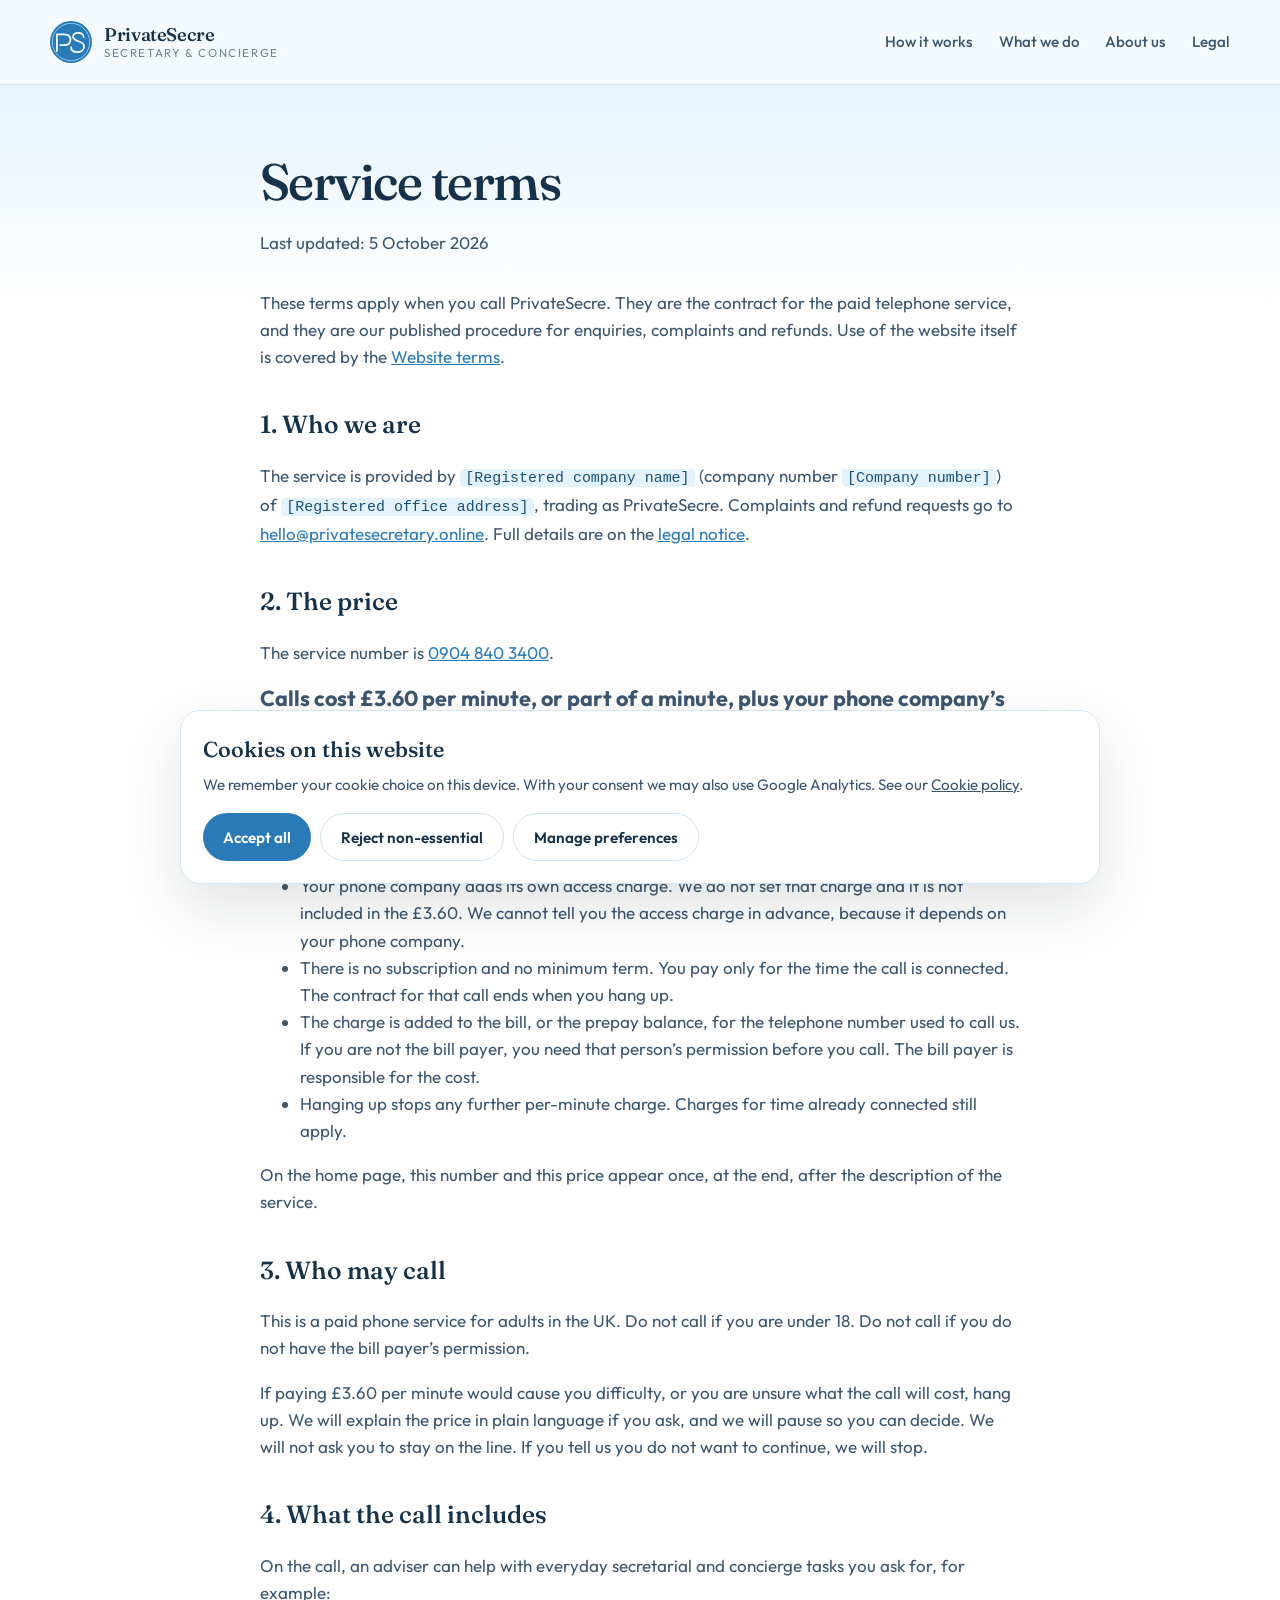
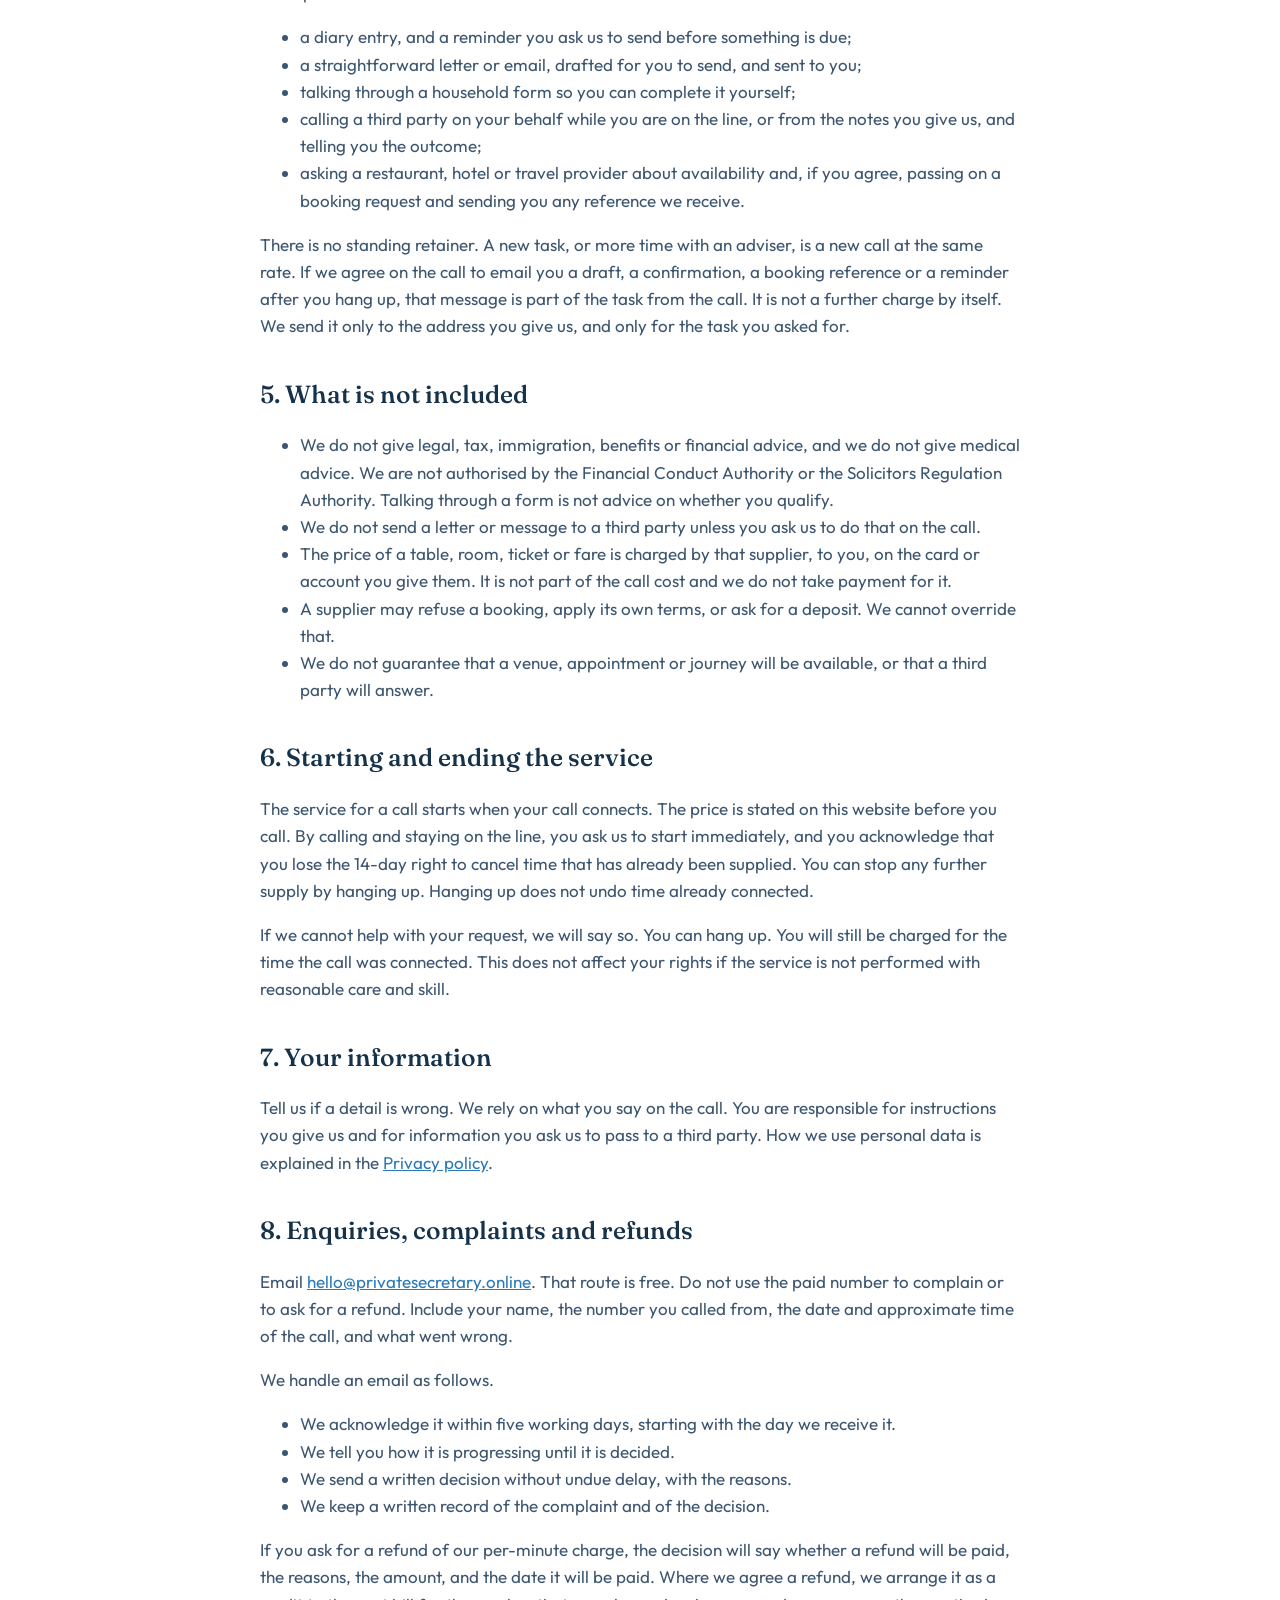
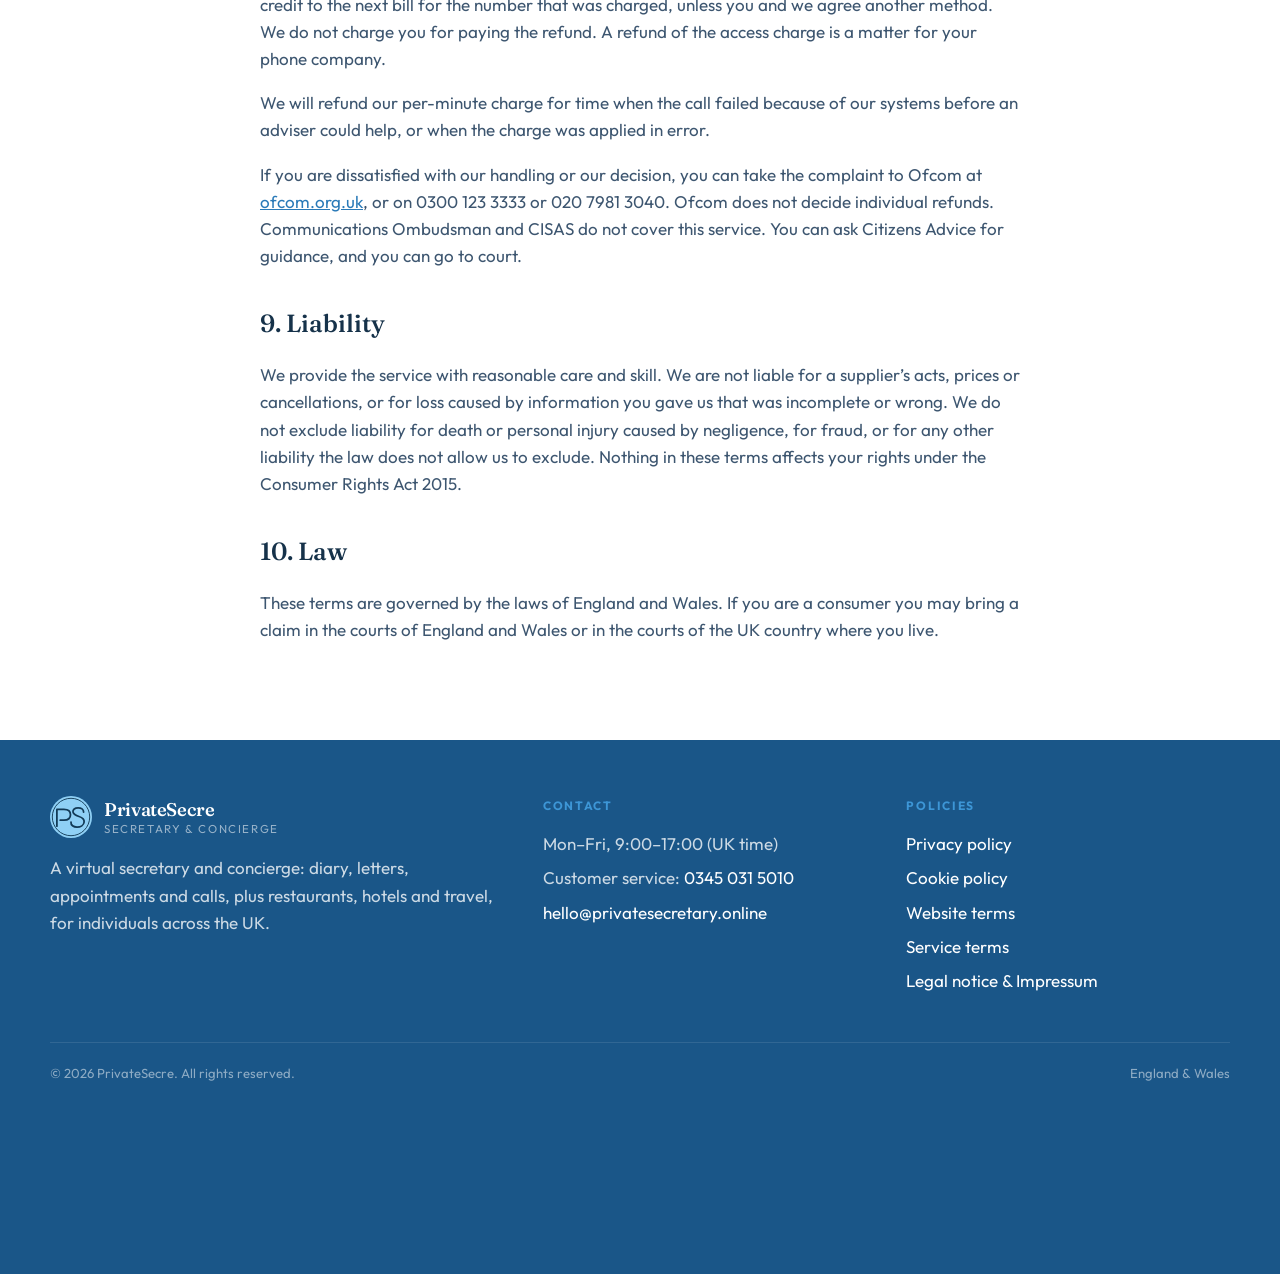
<file: service.html>
<!DOCTYPE html>
<html lang="en-GB">
  <head>
    <meta charset="UTF-8" />
    <meta name="viewport" content="width=device-width, initial-scale=1.0" />
    <title>Service terms | PrivateSecre</title>
    <link rel="preconnect" href="https://fonts.googleapis.com" />
    <link rel="preconnect" href="https://fonts.gstatic.com" crossorigin />
    <link href="https://fonts.googleapis.com/css2?family=Fraunces:opsz,wght@9..144,520;9..144,560&family=Outfit:wght@400;500;600&display=swap" rel="stylesheet" />
    <link rel="stylesheet" href="css/styles.css" />
    <link rel="icon" href="favicon.svg" type="image/svg+xml" />
    <link rel="apple-touch-icon" href="favicon.svg" />
    <meta name="theme-color" content="#2a7ab8" />
    <script src="js/config.js" defer></script>
    <script src="js/site.js" defer></script>
  </head>
  <body>
    <header class="site-header">
      <div class="wrap header-bar">
        <a class="logo" href="index.html">
          <svg class="logo-mark" viewBox="0 0 64 64" aria-hidden="true">
            <circle cx="32" cy="32" r="32" fill="#2a7ab8" />
            <circle cx="32" cy="32" r="28.5" fill="none" stroke="#8fd0f5" stroke-width="1.4" />
            <path d="M10.5 46V20.5H21.2c6.4 0 10 3.4 10 8.2 0 4.8-3.6 8.2-10 8.2H15.6" fill="none" stroke="#f7fbfe" stroke-width="2.7" stroke-linecap="round" stroke-linejoin="round" />
            <path d="M51.2 24.4c0-3.8-3.6-6.4-8.4-6.4-5 0-8.2 2.6-7.8 6.2.5 4.2 4.6 5.6 9.2 7 5 1.6 8.2 4 7.8 8.4-.5 4.8-5.4 7.8-10.8 7.8-5.6 0-9.6-3-9.2-7.4" fill="none" stroke="#f7fbfe" stroke-width="2.7" stroke-linecap="round" stroke-linejoin="round" />
          </svg>
          <span class="logo-text"><strong>PrivateSecre</strong><span>Secretary &amp; Concierge</span></span>
        </a>
        <button class="menu-btn" type="button" aria-expanded="false" aria-label="Open menu">
          <svg width="20" height="20" viewBox="0 0 20 20" fill="none" stroke="currentColor" stroke-width="1.6"><path d="M3 5h14M3 10h14M3 15h14" /></svg>
        </button>
        <nav class="site-nav" aria-label="Primary">
          <a href="index.html#how">How it works</a>
          <a href="index.html#services">What we do</a>
          <a href="index.html#about">About us</a>
          <a href="legal.html">Legal</a>
        </nav>
      </div>
    </header>
    <main class="legal">
      <div class="wrap legal-body">
        <h1>Service terms</h1>
        <p class="updated">Last updated: 5 October 2026</p>
        <p>These terms apply when you call PrivateSecre. They are the contract for the paid telephone service, and they are our published procedure for enquiries, complaints and refunds. Use of the website itself is covered by the <a href="terms.html">Website terms</a>.</p>
        <h2>1. Who we are</h2>
        <p>The service is provided by <span class="ph">[Registered company name]</span> (company number <span class="ph">[Company number]</span>) of <span class="ph">[Registered office address]</span>, trading as PrivateSecre. Complaints and refund requests go to <a href="mailto:hello@privatesecretary.online">hello@privatesecretary.online</a>. Full details are on the <a href="legal.html">legal notice</a>.</p>
        <h2>2. The price</h2>
        <p>The service number is <a href="tel:+449048403400">0904 840 3400</a>.</p>
        <p class="call-note">Calls cost £3.60 per minute, or part of a minute, plus your phone company’s access charge.</p>
        <ul>
          <li>Our charge is £3.60 for each minute, or part of a minute, that the call is connected. That includes any time you are waiting to be answered or are on hold. The £3.60 is the full service charge. If we are registered for VAT, VAT is included in it. We do not add a separate VAT amount.</li>
          <li>Your phone company adds its own access charge. We do not set that charge and it is not included in the £3.60. We cannot tell you the access charge in advance, because it depends on your phone company.</li>
          <li>There is no subscription and no minimum term. You pay only for the time the call is connected. The contract for that call ends when you hang up.</li>
          <li>The charge is added to the bill, or the prepay balance, for the telephone number used to call us. If you are not the bill payer, you need that person’s permission before you call. The bill payer is responsible for the cost.</li>
          <li>Hanging up stops any further per-minute charge. Charges for time already connected still apply.</li>
        </ul>
        <p>On the home page, this number and this price appear once, at the end, after the description of the service.</p>
        <h2>3. Who may call</h2>
        <p>This is a paid phone service for adults in the UK. Do not call if you are under 18. Do not call if you do not have the bill payer’s permission.</p>
        <p>If paying £3.60 per minute would cause you difficulty, or you are unsure what the call will cost, hang up. We will explain the price in plain language if you ask, and we will pause so you can decide. We will not ask you to stay on the line. If you tell us you do not want to continue, we will stop.</p>
        <h2>4. What the call includes</h2>
        <p>On the call, an adviser can help with everyday secretarial and concierge tasks you ask for, for example:</p>
        <ul>
          <li>a diary entry, and a reminder you ask us to send before something is due;</li>
          <li>a straightforward letter or email, drafted for you to send, and sent to you;</li>
          <li>talking through a household form so you can complete it yourself;</li>
          <li>calling a third party on your behalf while you are on the line, or from the notes you give us, and telling you the outcome;</li>
          <li>asking a restaurant, hotel or travel provider about availability and, if you agree, passing on a booking request and sending you any reference we receive.</li>
        </ul>
        <p>There is no standing retainer. A new task, or more time with an adviser, is a new call at the same rate. If we agree on the call to email you a draft, a confirmation, a booking reference or a reminder after you hang up, that message is part of the task from the call. It is not a further charge by itself. We send it only to the address you give us, and only for the task you asked for.</p>
        <h2>5. What is not included</h2>
        <ul>
          <li>We do not give legal, tax, immigration, benefits or financial advice, and we do not give medical advice. We are not authorised by the Financial Conduct Authority or the Solicitors Regulation Authority. Talking through a form is not advice on whether you qualify.</li>
          <li>We do not send a letter or message to a third party unless you ask us to do that on the call.</li>
          <li>The price of a table, room, ticket or fare is charged by that supplier, to you, on the card or account you give them. It is not part of the call cost and we do not take payment for it.</li>
          <li>A supplier may refuse a booking, apply its own terms, or ask for a deposit. We cannot override that.</li>
          <li>We do not guarantee that a venue, appointment or journey will be available, or that a third party will answer.</li>
        </ul>
        <h2>6. Starting and ending the service</h2>
        <p>The service for a call starts when your call connects. The price is stated on this website before you call. By calling and staying on the line, you ask us to start immediately, and you acknowledge that you lose the 14-day right to cancel time that has already been supplied. You can stop any further supply by hanging up. Hanging up does not undo time already connected.</p>
        <p>If we cannot help with your request, we will say so. You can hang up. You will still be charged for the time the call was connected. This does not affect your rights if the service is not performed with reasonable care and skill.</p>
        <h2>7. Your information</h2>
        <p>Tell us if a detail is wrong. We rely on what you say on the call. You are responsible for instructions you give us and for information you ask us to pass to a third party. How we use personal data is explained in the <a href="privacy.html">Privacy policy</a>.</p>
        <h2>8. Enquiries, complaints and refunds</h2>
        <p>Email <a href="mailto:hello@privatesecretary.online">hello@privatesecretary.online</a>. That route is free. Do not use the paid number to complain or to ask for a refund. Include your name, the number you called from, the date and approximate time of the call, and what went wrong.</p>
        <p>We handle an email as follows.</p>
        <ul>
          <li>We acknowledge it within five working days, starting with the day we receive it.</li>
          <li>We tell you how it is progressing until it is decided.</li>
          <li>We send a written decision without undue delay, with the reasons.</li>
          <li>We keep a written record of the complaint and of the decision.</li>
        </ul>
        <p>If you ask for a refund of our per-minute charge, the decision will say whether a refund will be paid, the reasons, the amount, and the date it will be paid. Where we agree a refund, we arrange it as a credit to the next bill for the number that was charged, unless you and we agree another method. We do not charge you for paying the refund. A refund of the access charge is a matter for your phone company.</p>
        <p>We will refund our per-minute charge for time when the call failed because of our systems before an adviser could help, or when the charge was applied in error.</p>
        <p>If you are dissatisfied with our handling or our decision, you can take the complaint to Ofcom at <a href="https://www.ofcom.org.uk/make-a-complaint/complain-about-premium-rate-services" rel="noopener noreferrer">ofcom.org.uk</a>, or on 0300 123 3333 or 020 7981 3040. Ofcom does not decide individual refunds. Communications Ombudsman and CISAS do not cover this service. You can ask Citizens Advice for guidance, and you can go to court.</p>
        <h2>9. Liability</h2>
        <p>We provide the service with reasonable care and skill. We are not liable for a supplier’s acts, prices or cancellations, or for loss caused by information you gave us that was incomplete or wrong. We do not exclude liability for death or personal injury caused by negligence, for fraud, or for any other liability the law does not allow us to exclude. Nothing in these terms affects your rights under the Consumer Rights Act 2015.</p>
        <h2>10. Law</h2>
        <p>These terms are governed by the laws of England and Wales. If you are a consumer you may bring a claim in the courts of England and Wales or in the courts of the UK country where you live.</p>
      </div>
    </main>
    <footer class="site-footer">
      <div class="wrap">
        <div class="footer-grid">
          <div class="footer-brand">
            <a class="logo" href="index.html">
              <svg class="logo-mark" viewBox="0 0 64 64" aria-hidden="true"><circle cx="32" cy="32" r="32" fill="#8fd0f5" /><circle cx="32" cy="32" r="28.5" fill="none" stroke="#123a56" stroke-width="1.4" /><path d="M10.5 46V20.5H21.2c6.4 0 10 3.4 10 8.2 0 4.8-3.6 8.2-10 8.2H15.6" fill="none" stroke="#123a56" stroke-width="2.7" stroke-linecap="round" stroke-linejoin="round" /><path d="M51.2 24.4c0-3.8-3.6-6.4-8.4-6.4-5 0-8.2 2.6-7.8 6.2.5 4.2 4.6 5.6 9.2 7 5 1.6 8.2 4 7.8 8.4-.5 4.8-5.4 7.8-10.8 7.8-5.6 0-9.6-3-9.2-7.4" fill="none" stroke="#123a56" stroke-width="2.7" stroke-linecap="round" stroke-linejoin="round" /></svg>
              <span class="logo-text"><strong>PrivateSecre</strong><span>Secretary &amp; Concierge</span></span>
            </a>
            <p>A virtual secretary and concierge: diary, letters, appointments and calls, plus restaurants, hotels and travel, for individuals across the UK.</p>
          </div>
          <div>
            <h2>Contact</h2>
            <ul>
              <li>Mon–Fri, 9:00–17:00 (UK time)</li>
              <li>Customer service: <a href="tel:+443450315010">0345 031 5010</a></li>
              <li><a href="mailto:hello@privatesecretary.online">hello@privatesecretary.online</a></li>
            </ul>
          </div>
          <div>
            <h2>Policies</h2>
            <ul>
              <li><a href="privacy.html">Privacy policy</a></li>
              <li><a href="cookies.html">Cookie policy</a></li>
              <li><a href="terms.html">Website terms</a></li>
              <li><a href="service.html">Service terms</a></li>
              <li><a href="legal.html">Legal notice &amp; Impressum</a></li>
            </ul>
          </div>
        </div>
        <div class="footer-base">
          <span>&copy; 2026 PrivateSecre. All rights reserved.</span>
          <span>England &amp; Wales</span>
        </div>
      </div>
    </footer>
    <div id="cookie-banner" class="cookie-banner" role="dialog" aria-labelledby="cookie-title">
      <div class="cookie-card">
        <h2 id="cookie-title">Cookies on this website</h2>
        <p>We remember your cookie choice on this device. With your consent we may also use Google Analytics. See our <a href="cookies.html">Cookie policy</a>.</p>
        <div class="cookie-actions">
          <button type="button" class="btn btn-navy" data-cookie-accept-all>Accept all</button>
          <button type="button" class="btn btn-ghost" data-cookie-reject>Reject non-essential</button>
          <button type="button" class="btn btn-ghost" data-cookie-manage>Manage preferences</button>
        </div>
        <div id="cookie-panel" class="cookie-panel">
          <div class="cookie-option">
            <input type="checkbox" id="cookie-essential" checked disabled />
            <div><label for="cookie-essential">Strictly necessary</label><p>Required for cookie consent. Always on.</p></div>
          </div>
          <div class="cookie-option">
            <input type="checkbox" id="cookie-analytics" />
            <div><label for="cookie-analytics">Analytics (Google)</label><p>Loaded only if you consent, and only if analytics is switched on in our configuration.</p></div>
          </div>
          <button type="button" class="btn btn-navy" data-cookie-save>Save preferences</button>
        </div>
      </div>
    </div>
  </body>
</html>
</file>
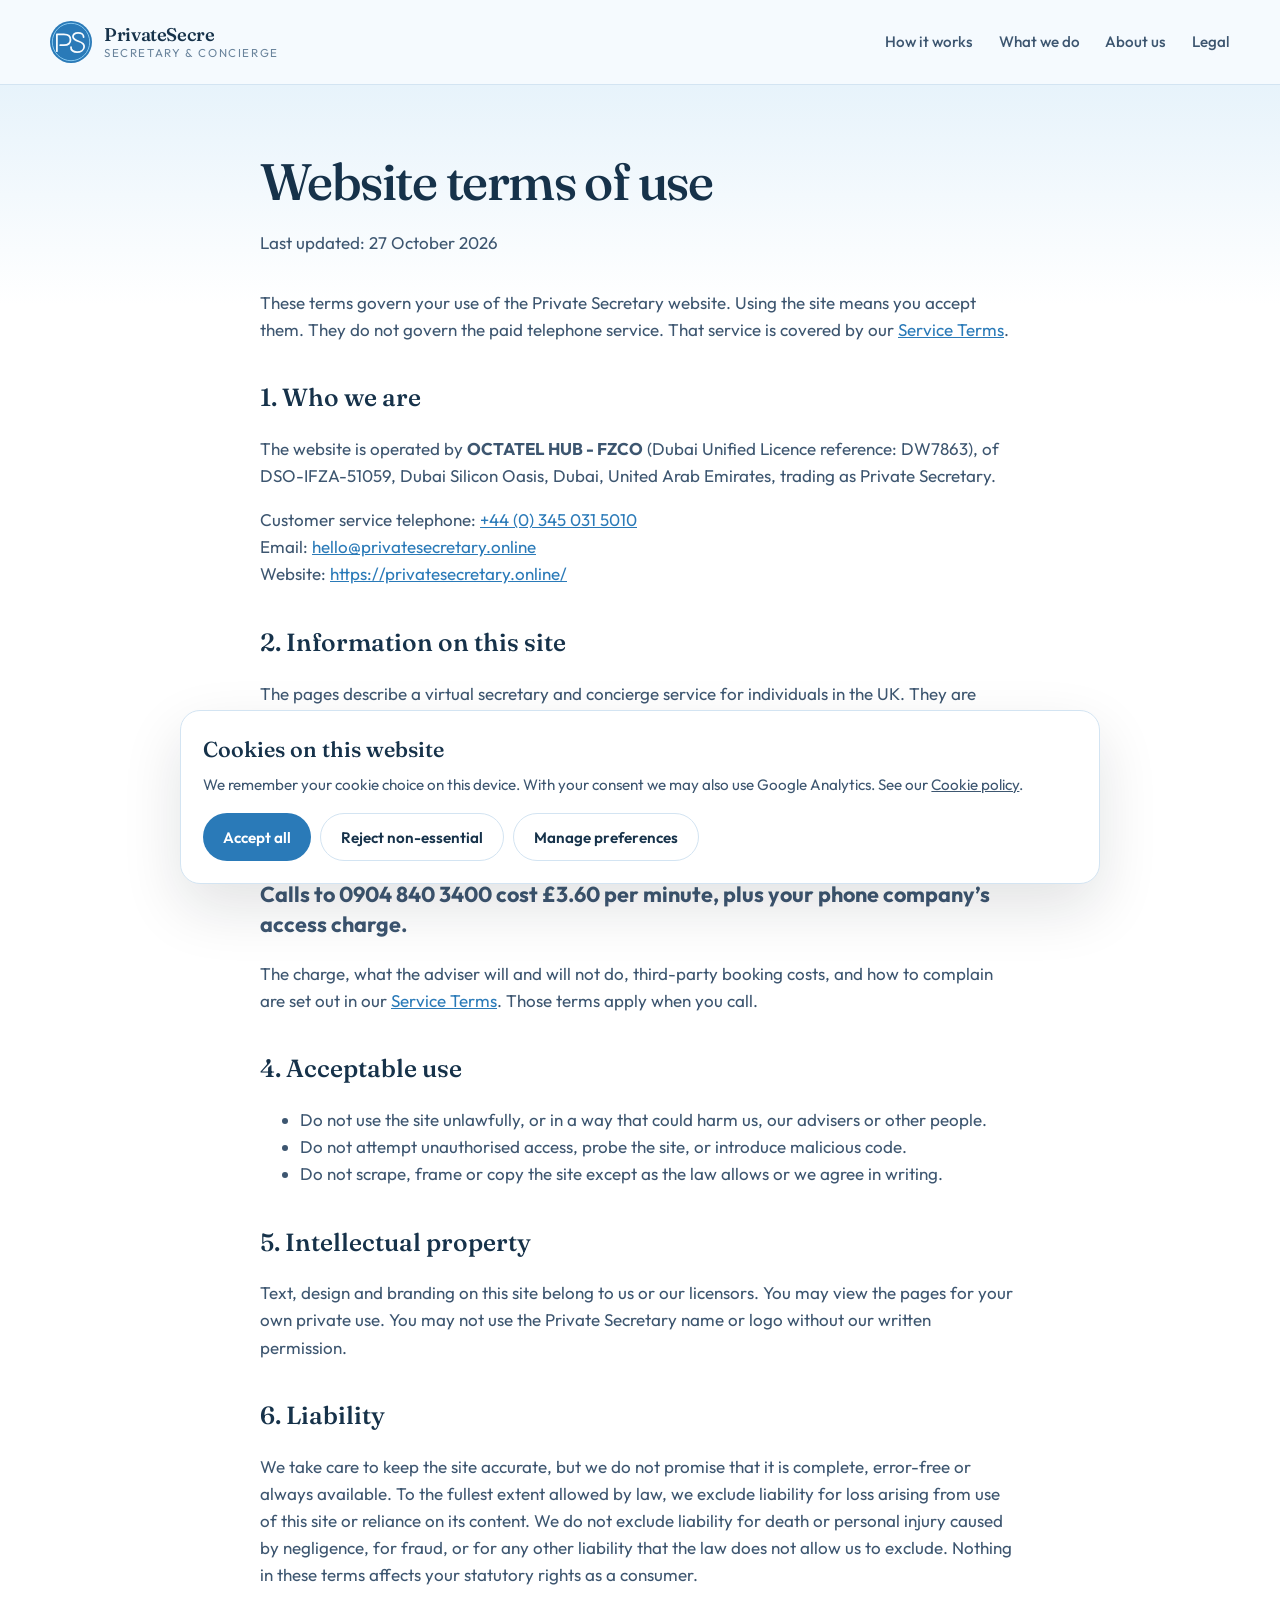
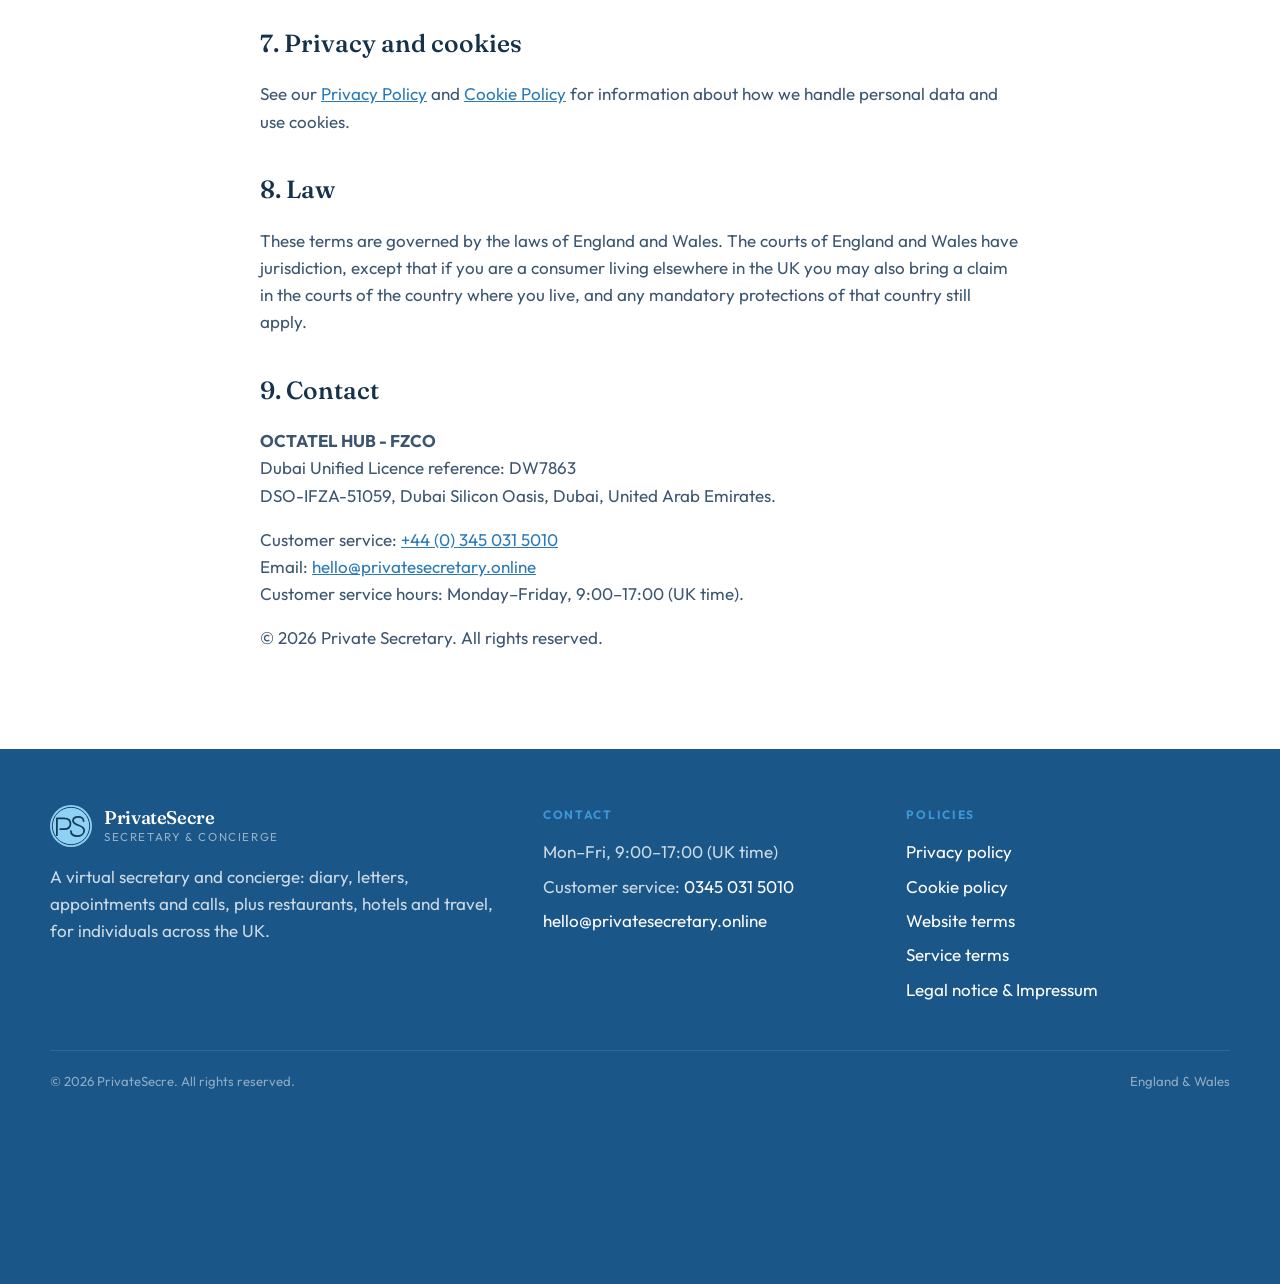
<file: terms.html>
<!DOCTYPE html>
<html lang="en-GB">
  <head>
    <meta charset="UTF-8" />
    <meta name="robots" content="noindex, nofollow, noarchive, nosnippet, noimageindex" />
    <meta name="googlebot" content="noindex, nofollow, noarchive, nosnippet, noimageindex" />
    <meta name="bingbot" content="noindex, nofollow, noarchive, nosnippet, noimageindex" />
    <meta name="viewport" content="width=device-width, initial-scale=1.0" />
    <title>Website terms of use | Private Secretary</title>
    <link rel="preconnect" href="https://fonts.googleapis.com" />
    <link rel="preconnect" href="https://fonts.gstatic.com" crossorigin />
    <link href="https://fonts.googleapis.com/css2?family=Fraunces:opsz,wght@9..144,520;9..144,560&family=Outfit:wght@400;500;600&display=swap" rel="stylesheet" />
    <link rel="stylesheet" href="css/styles.css" />
    <link rel="icon" href="favicon.svg" type="image/svg+xml" />
    <link rel="apple-touch-icon" href="favicon.svg" />
    <meta name="theme-color" content="#2a7ab8" />
    <script src="js/config.js" defer></script>
    <script src="js/site.js" defer></script>
  </head>
  <body>
    <header class="site-header">
      <div class="wrap header-bar">
        <a class="logo" href="index.html">
          <svg class="logo-mark" viewBox="0 0 64 64" aria-hidden="true">
            <circle cx="32" cy="32" r="32" fill="#2a7ab8" />
            <circle cx="32" cy="32" r="28.5" fill="none" stroke="#8fd0f5" stroke-width="1.4" />
            <path d="M10.5 46V20.5H21.2c6.4 0 10 3.4 10 8.2 0 4.8-3.6 8.2-10 8.2H15.6" fill="none" stroke="#f7fbfe" stroke-width="2.7" stroke-linecap="round" stroke-linejoin="round" />
            <path d="M51.2 24.4c0-3.8-3.6-6.4-8.4-6.4-5 0-8.2 2.6-7.8 6.2.5 4.2 4.6 5.6 9.2 7 5 1.6 8.2 4 7.8 8.4-.5 4.8-5.4 7.8-10.8 7.8-5.6 0-9.6-3-9.2-7.4" fill="none" stroke="#f7fbfe" stroke-width="2.7" stroke-linecap="round" stroke-linejoin="round" />
          </svg>
          <span class="logo-text"><strong>PrivateSecre</strong><span>Secretary &amp; Concierge</span></span>
        </a>
        <button class="menu-btn" type="button" aria-expanded="false" aria-label="Open menu">
          <svg width="20" height="20" viewBox="0 0 20 20" fill="none" stroke="currentColor" stroke-width="1.6"><path d="M3 5h14M3 10h14M3 15h14" /></svg>
        </button>
        <nav class="site-nav" aria-label="Primary">
          <a href="index.html#how">How it works</a>
          <a href="index.html#services">What we do</a>
          <a href="index.html#about">About us</a>
          <a href="legal.html">Legal</a>
        </nav>
      </div>
    </header>
    <main class="legal">
      <div class="wrap legal-body">
        <h1>Website terms of use</h1>
        <p class="updated">Last updated: 27 October 2026</p>
        <p>These terms govern your use of the Private Secretary website. Using the site means you accept them. They do not govern the paid telephone service. That service is covered by our <a href="service.html">Service Terms</a>.</p>
        <h2>1. Who we are</h2>
        <p>The website is operated by <strong>OCTATEL HUB - FZCO</strong> (Dubai Unified Licence reference: DW7863), of DSO-IFZA-51059, Dubai Silicon Oasis, Dubai, United Arab Emirates, trading as Private Secretary.</p>
        <p>Customer service telephone: <a href="tel:+443450315010">+44 (0) 345 031 5010</a><br />Email: <a href="mailto:hello@privatesecretary.online">hello@privatesecretary.online</a><br />Website: <a href="https://privatesecretary.online/">https://privatesecretary.online/</a></p>
        <h2>2. Information on this site</h2>
        <p>The pages describe a virtual secretary and concierge service for individuals in the UK. They are general information. They are not legal, tax, immigration or financial advice, and they are not an offer of regulated advice. Availability of a table, room or journey is set by the venue or carrier, not by this website.</p>
        <h2>3. The paid telephone service</h2>
        <p class="call-note">Calls to 0904 840 3400 cost £3.60 per minute, plus your phone company’s access charge.</p>
        <p>The charge, what the adviser will and will not do, third-party booking costs, and how to complain are set out in our <a href="service.html">Service Terms</a>. Those terms apply when you call.</p>
        <h2>4. Acceptable use</h2>
        <ul>
          <li>Do not use the site unlawfully, or in a way that could harm us, our advisers or other people.</li>
          <li>Do not attempt unauthorised access, probe the site, or introduce malicious code.</li>
          <li>Do not scrape, frame or copy the site except as the law allows or we agree in writing.</li>
        </ul>
        <h2>5. Intellectual property</h2>
        <p>Text, design and branding on this site belong to us or our licensors. You may view the pages for your own private use. You may not use the Private Secretary name or logo without our written permission.</p>
        <h2>6. Liability</h2>
        <p>We take care to keep the site accurate, but we do not promise that it is complete, error-free or always available. To the fullest extent allowed by law, we exclude liability for loss arising from use of this site or reliance on its content. We do not exclude liability for death or personal injury caused by negligence, for fraud, or for any other liability that the law does not allow us to exclude. Nothing in these terms affects your statutory rights as a consumer.</p>
        <h2>7. Privacy and cookies</h2>
        <p>See our <a href="privacy.html">Privacy Policy</a> and <a href="cookies.html">Cookie Policy</a> for information about how we handle personal data and use cookies.</p>
        <h2>8. Law</h2>
        <p>These terms are governed by the laws of England and Wales. The courts of England and Wales have jurisdiction, except that if you are a consumer living elsewhere in the UK you may also bring a claim in the courts of the country where you live, and any mandatory protections of that country still apply.</p>
        <h2>9. Contact</h2>
        <p><strong>OCTATEL HUB - FZCO</strong><br />Dubai Unified Licence reference: DW7863<br />DSO-IFZA-51059, Dubai Silicon Oasis, Dubai, United Arab Emirates.</p>
        <p>Customer service: <a href="tel:+443450315010">+44 (0) 345 031 5010</a><br />Email: <a href="mailto:hello@privatesecretary.online">hello@privatesecretary.online</a><br />Customer service hours: Monday–Friday, 9:00–17:00 (UK time).</p>
        <p>&copy; 2026 Private Secretary. All rights reserved.</p>
      </div>
    </main>
    <footer class="site-footer">
      <div class="wrap">
        <div class="footer-grid">
          <div class="footer-brand">
            <a class="logo" href="index.html">
              <svg class="logo-mark" viewBox="0 0 64 64" aria-hidden="true"><circle cx="32" cy="32" r="32" fill="#8fd0f5" /><circle cx="32" cy="32" r="28.5" fill="none" stroke="#123a56" stroke-width="1.4" /><path d="M10.5 46V20.5H21.2c6.4 0 10 3.4 10 8.2 0 4.8-3.6 8.2-10 8.2H15.6" fill="none" stroke="#123a56" stroke-width="2.7" stroke-linecap="round" stroke-linejoin="round" /><path d="M51.2 24.4c0-3.8-3.6-6.4-8.4-6.4-5 0-8.2 2.6-7.8 6.2.5 4.2 4.6 5.6 9.2 7 5 1.6 8.2 4 7.8 8.4-.5 4.8-5.4 7.8-10.8 7.8-5.6 0-9.6-3-9.2-7.4" fill="none" stroke="#123a56" stroke-width="2.7" stroke-linecap="round" stroke-linejoin="round" /></svg>
              <span class="logo-text"><strong>PrivateSecre</strong><span>Secretary &amp; Concierge</span></span>
            </a>
            <p>A virtual secretary and concierge: diary, letters, appointments and calls, plus restaurants, hotels and travel, for individuals across the UK.</p>
          </div>
          <div>
            <h2>Contact</h2>
            <ul>
              <li>Mon–Fri, 9:00–17:00 (UK time)</li>
              <li>Customer service: <a href="tel:+443450315010">0345 031 5010</a></li>
              <li><a href="mailto:hello@privatesecretary.online">hello@privatesecretary.online</a></li>
            </ul>
          </div>
          <div>
            <h2>Policies</h2>
            <ul>
              <li><a href="privacy.html">Privacy policy</a></li>
              <li><a href="cookies.html">Cookie policy</a></li>
              <li><a href="terms.html">Website terms</a></li>
              <li><a href="service.html">Service terms</a></li>
              <li><a href="legal.html">Legal notice &amp; Impressum</a></li>
            </ul>
          </div>
        </div>
        <div class="footer-base">
          <span>&copy; 2026 PrivateSecre. All rights reserved.</span>
          <span>England &amp; Wales</span>
        </div>
      </div>
    </footer>
    <div id="cookie-banner" class="cookie-banner" role="dialog" aria-labelledby="cookie-title">
      <div class="cookie-card">
        <h2 id="cookie-title">Cookies on this website</h2>
        <p>We remember your cookie choice on this device. With your consent we may also use Google Analytics. See our <a href="cookies.html">Cookie policy</a>.</p>
        <div class="cookie-actions">
          <button type="button" class="btn btn-navy" data-cookie-accept-all>Accept all</button>
          <button type="button" class="btn btn-ghost" data-cookie-reject>Reject non-essential</button>
          <button type="button" class="btn btn-ghost" data-cookie-manage>Manage preferences</button>
        </div>
        <div id="cookie-panel" class="cookie-panel">
          <div class="cookie-option">
            <input type="checkbox" id="cookie-essential" checked disabled />
            <div><label for="cookie-essential">Strictly necessary</label><p>Required for cookie consent. Always on.</p></div>
          </div>
          <div class="cookie-option">
            <input type="checkbox" id="cookie-analytics" />
            <div><label for="cookie-analytics">Analytics (Google)</label><p>Loaded only if you consent, and only if analytics is switched on in our configuration.</p></div>
          </div>
          <button type="button" class="btn btn-navy" data-cookie-save>Save preferences</button>
        </div>
      </div>
    </div>
  </body>
</html>
</file>
<file: css/styles.css>
:root {
  --ink: #16324a;
  --ink-soft: #3d5670;
  --muted: #6a849c;
  --line: #d3e4f2;
  --paper: #e7f3fb;
  --white: #f5faff;
  --navy: #2a7ab8;
  --navy-deep: #1d6296;
  --gold: #3d96d6;
  --gold-soft: #e3f2fc;
  --radius: 18px;
  --shadow: 0 24px 60px rgba(20, 24, 31, 0.12);
  --serif: "Fraunces", "Iowan Old Style", Georgia, serif;
  --sans: "Outfit", system-ui, sans-serif;
  --max: 1180px;
}

*,
*::before,
*::after {
  box-sizing: border-box;
}

html {
  scroll-behavior: smooth;
}

body {
  margin: 0;
  color: var(--ink);
  background: var(--white);
  font-family: var(--sans);
  font-size: 1.0625rem;
  line-height: 1.6;
  -webkit-font-smoothing: antialiased;
}

img {
  max-width: 100%;
  display: block;
}

a {
  color: inherit;
}

.wrap {
  width: min(100% - 2.75rem, var(--max));
  margin-inline: auto;
}

/* ——— Header ——— */
.site-header {
  position: sticky;
  top: 0;
  z-index: 50;
  background: rgba(245, 250, 254, 0.94);
  backdrop-filter: blur(16px);
  border-bottom: 1px solid var(--line);
}

.paid-banner {
  margin: 0;
  padding: 0.7rem 1.25rem;
  background: var(--navy-deep);
  color: #fff;
  text-align: center;
  font-size: 1.05rem;
  line-height: 1.45;
  font-weight: 600;
}

.header-bar {
  display: flex;
  align-items: center;
  gap: 1.5rem;
  min-height: 84px;
}

.logo {
  display: flex;
  align-items: center;
  gap: 0.75rem;
  text-decoration: none;
  flex-shrink: 0;
}

.logo-mark {
  width: 42px;
  height: 42px;
}

.logo-text {
  display: flex;
  flex-direction: column;
  line-height: 1.05;
}

.logo-text strong {
  font-family: var(--serif);
  font-weight: 560;
  font-size: 1.15rem;
  letter-spacing: -0.02em;
}

.logo-text span {
  font-size: 0.72rem;
  letter-spacing: 0.14em;
  text-transform: uppercase;
  color: var(--muted);
  margin-top: 0.2rem;
}

.site-nav {
  display: flex;
  align-items: center;
  gap: 1.6rem;
  margin-left: auto;
}

.site-nav a {
  text-decoration: none;
  font-size: 0.95rem;
  font-weight: 500;
  color: var(--ink-soft);
}

.site-nav a:hover,
.site-nav a[aria-current="page"] {
  color: var(--ink);
}

.header-call {
  display: flex;
  flex-direction: column;
  align-items: flex-end;
  gap: 0.3rem;
  margin-left: 0.75rem;
  max-width: 220px;
}

.header-call .call-note {
  text-align: right;
  font-size: 0.68rem;
}

.header-number {
  text-decoration: none;
  text-align: right;
}

.header-number small {
  display: block;
  font-size: 0.68rem;
  letter-spacing: 0.12em;
  text-transform: uppercase;
  color: var(--muted);
}

.header-number strong {
  font-family: var(--serif);
  font-size: 1.15rem;
  font-weight: 560;
  letter-spacing: 0.01em;
}

.btn {
  display: inline-flex;
  align-items: center;
  justify-content: center;
  gap: 0.45rem;
  min-height: 48px;
  padding: 0.7rem 1.25rem;
  border-radius: 999px;
  border: 0;
  text-decoration: none;
  font-family: var(--sans);
  font-weight: 600;
  font-size: 0.95rem;
  cursor: pointer;
}

.btn-navy {
  background: var(--navy);
  color: #fff;
}

.btn-navy:hover {
  background: var(--navy-deep);
}

.btn-gold {
  background: #5eb6ef;
  color: #0f2d45;
}

.btn-gold:hover {
  filter: brightness(1.05);
}

.btn-ghost {
  background: transparent;
  color: var(--ink);
  border: 1px solid var(--line);
}

.menu-btn {
  display: none;
  margin-left: auto;
  width: 46px;
  height: 46px;
  border-radius: 12px;
  border: 1px solid var(--line);
  background: #fff;
  cursor: pointer;
}

/* ——— Hero ——— */
.hero {
  background: linear-gradient(165deg, #d4ecfb 0%, #f5faff 48%, #e5f3fc 100%);
  color: var(--ink);
  padding: 3.5rem 0 4.5rem;
}

.hero-grid {
  display: grid;
  grid-template-columns: 1.05fr 0.95fr;
  gap: 4rem;
  align-items: center;
}

.kicker {
  display: inline-flex;
  align-items: center;
  gap: 0.6rem;
  margin: 0 0 1.25rem;
  font-size: 0.78rem;
  font-weight: 600;
  letter-spacing: 0.16em;
  text-transform: uppercase;
  color: var(--gold);
}

.kicker::before {
  content: "";
  width: 28px;
  height: 1px;
  background: var(--gold);
}

.hero h1 {
  margin: 0 0 1.25rem;
  font-family: var(--serif);
  font-weight: 520;
  font-size: clamp(2.7rem, 5vw, 4.4rem);
  line-height: 1.02;
  letter-spacing: -0.035em;
}

.hero h1 em {
  font-style: italic;
  font-weight: 480;
  color: #1d6eab;
}

.lede {
  margin: 0 0 2rem;
  max-width: 38rem;
  font-size: 1.15rem;
  color: var(--ink-soft);
}

.hero .lede {
  color: var(--ink-soft);
}

.hero .hours {
  color: var(--muted);
}

.hero .call-note-light {
  color: var(--muted);
}

.hero-actions {
  display: flex;
  flex-wrap: wrap;
  align-items: flex-start;
  gap: 1.25rem;
  margin-bottom: 1.75rem;
}

.cta {
  display: flex;
  flex-direction: column;
  align-items: flex-start;
  gap: 0.45rem;
}

.cta-center {
  align-items: center;
  text-align: center;
}

.call-note {
  margin: 0;
  max-width: 36rem;
  font-size: 1.35rem;
  line-height: 1.4;
  font-weight: 700;
  color: #000;
}

.call-end {
  display: flex;
  flex-direction: column;
  align-items: flex-start;
  gap: 0.9rem;
  padding: 3.25rem 0;
}

.call-end h2 {
  margin: 0;
  font-family: var(--serif);
  font-weight: 500;
  font-size: clamp(2rem, 3vw, 2.8rem);
  letter-spacing: -0.03em;
  line-height: 1.08;
  color: #fff;
}

.call-end > p:not(.call-note) {
  margin: 0;
  max-width: 40rem;
  color: #fff;
}

.legal .call-note {
  max-width: none;
  margin: 1rem 0 1.25rem;
}

.call-band .call-note {
  margin: 0;
  padding: 0.85rem 1rem;
  background: #fff;
  color: #000;
  text-align: left;
  border-radius: 10px;
}

.call-note-light {
  color: rgba(255, 255, 255, 0.68);
}

.call-note-on-navy {
  margin-top: 0.75rem;
  color: rgba(255, 255, 255, 0.72);
  text-align: right;
}

.footer-cta {
  display: flex;
  flex-direction: column;
  align-items: center;
  margin-top: 1.5rem;
}

.footer-cta .call-note,
.cta-center .call-note {
  text-align: center;
}

.btn-xl {
  min-height: 56px;
  padding: 0.9rem 1.6rem;
  font-size: 1.02rem;
}

.hours {
  margin: 0;
  color: var(--muted);
  font-size: 0.92rem;
}

.trust-row {
  display: flex;
  flex-wrap: wrap;
  gap: 0.6rem;
  margin-top: 1.75rem;
  padding: 0;
  list-style: none;
}

.trust-row li {
  padding: 0.45rem 0.75rem;
  border-radius: 999px;
  background: #fff;
  border: 1px solid var(--line);
  font-size: 0.82rem;
  color: var(--ink-soft);
}

.hero .trust-row li {
  background: rgba(255, 255, 255, 0.72);
  border-color: #c5dff0;
  color: var(--ink-soft);
}

.hero-stage {
  display: grid;
  grid-template-columns: minmax(0, 0.95fr) minmax(0, 1.05fr);
  gap: 3rem;
  align-items: center;
}

.hero-copy {
  padding-bottom: 0;
}

.film {
  display: grid;
  grid-template-columns: 1.15fr 0.85fr;
  grid-template-rows: 1.2fr 0.8fr;
  gap: 0.75rem;
  height: 540px;
}

.film figure {
  position: relative;
  margin: 0;
  overflow: hidden;
  border-radius: 18px;
}

.film figure:first-child {
  grid-row: 1 / span 2;
}

.film img {
  width: 100%;
  height: 100%;
  object-fit: cover;
  object-position: center;
}

.film figcaption {
  position: absolute;
  left: 12px;
  bottom: 12px;
  padding: 0.32rem 0.7rem;
  border-radius: 999px;
  background: rgba(255, 255, 255, 0.94);
  font-size: 0.7rem;
  font-weight: 600;
  letter-spacing: 0.12em;
  text-transform: uppercase;
  color: var(--navy);
}

.hero-figure {
  position: relative;
  margin: 0;
}

.hero-figure img {
  width: 100%;
  height: 620px;
  object-fit: cover;
  border-radius: 28px;
  box-shadow: var(--shadow);
}

.hero-card {
  position: absolute;
  left: -28px;
  bottom: 28px;
  width: min(280px, 80%);
  padding: 1.15rem 1.2rem;
  background: #fff;
  border-radius: 16px;
  box-shadow: var(--shadow);
}

.hero-card span {
  display: block;
  font-size: 0.72rem;
  letter-spacing: 0.12em;
  text-transform: uppercase;
  color: var(--muted);
}

.hero-card strong {
  display: block;
  margin-top: 0.25rem;
  font-family: var(--serif);
  font-size: 1.55rem;
  font-weight: 560;
}

.hero-card p {
  margin: 0.35rem 0 0;
  font-size: 0.88rem;
  color: var(--ink-soft);
}

/* ——— Sections ——— */
.section {
  padding: 5.5rem 0;
}

.section-paper {
  background: var(--paper);
}

.section-head {
  display: grid;
  grid-template-columns: 180px 1fr;
  gap: 2rem;
  margin-bottom: 2.75rem;
  align-items: start;
}

.section-index {
  font-size: 0.78rem;
  letter-spacing: 0.16em;
  text-transform: uppercase;
  color: var(--gold);
  font-weight: 600;
}

.section-head h2 {
  margin: 0 0 0.6rem;
  font-family: var(--serif);
  font-weight: 520;
  font-size: clamp(2rem, 3.4vw, 3rem);
  letter-spacing: -0.03em;
  line-height: 1.08;
}

.section-head p {
  margin: 0;
  max-width: 40rem;
  color: var(--ink-soft);
}

.split {
  display: grid;
  grid-template-columns: 1.05fr 0.95fr;
  gap: 3.5rem;
  align-items: center;
}

.portrait {
  margin: 0;
  position: relative;
}

.portrait img {
  width: 100%;
  height: 460px;
  object-fit: cover;
  object-position: center;
  border-radius: 24px;
}

.portrait figcaption {
  margin-top: 0.75rem;
  font-size: 0.82rem;
  color: var(--muted);
}

.copy p {
  margin: 0 0 1rem;
  color: var(--ink-soft);
}

.copy p:last-child {
  margin-bottom: 0;
}

.services {
  display: grid;
  grid-template-columns: 1fr 1fr;
  gap: 0;
  border-top: 1px solid var(--line);
}

.service {
  padding: 1.6rem 1.5rem 1.6rem 0;
  border-bottom: 1px solid var(--line);
}

.service:nth-child(odd) {
  padding-right: 2.5rem;
  border-right: 1px solid var(--line);
}

.service:nth-child(even) {
  padding-left: 2.5rem;
}

.service-no {
  display: block;
  margin-bottom: 0.45rem;
  font-size: 0.75rem;
  letter-spacing: 0.14em;
  color: var(--gold);
  font-weight: 600;
}

.service h3 {
  margin: 0 0 0.4rem;
  font-size: 1.15rem;
  font-weight: 600;
}

.service p {
  margin: 0;
  color: var(--ink-soft);
  font-size: 0.98rem;
}

.reasons {
  display: grid;
  grid-template-columns: repeat(3, 1fr);
  gap: 1.25rem;
}

.reason {
  padding: 1.6rem 1.4rem 1.5rem;
  background: #fff;
  border-radius: 20px;
  border: 1px solid var(--line);
}

.reason h3 {
  margin: 0.9rem 0 0.45rem;
  font-family: var(--serif);
  font-weight: 520;
  font-size: 1.45rem;
}

.reason p {
  margin: 0;
  color: var(--ink-soft);
  font-size: 0.98rem;
}

.reason-icon {
  width: 42px;
  height: 42px;
  border-radius: 12px;
  display: grid;
  place-items: center;
  background: var(--gold-soft);
  color: #1d6eab;
}

/* ——— Collage, scenes, gallery ——— */
.collage {
  display: grid;
  grid-template-columns: 1.35fr 0.9fr;
  grid-template-rows: 1fr 1fr;
  gap: 0.8rem;
  min-height: 560px;
}

.collage figure {
  position: relative;
  margin: 0;
  overflow: hidden;
  border-radius: 24px;
  box-shadow: var(--shadow);
}

.collage-main {
  grid-row: 1 / span 2;
}

.collage img {
  width: 100%;
  height: 100%;
  object-fit: cover;
}

.collage figcaption {
  position: absolute;
  left: 14px;
  bottom: 14px;
  padding: 0.38rem 0.75rem;
  border-radius: 999px;
  background: rgba(255, 255, 255, 0.94);
  font-size: 0.72rem;
  font-weight: 600;
  letter-spacing: 0.12em;
  text-transform: uppercase;
  color: var(--navy);
}

.scenes {
  padding: 2.75rem 0 0.5rem;
  background: #fff;
}

.scenes-row {
  display: grid;
  grid-template-columns: repeat(4, 1fr);
  gap: 0.8rem;
}

.scene {
  position: relative;
  display: block;
  height: 240px;
  border-radius: 18px;
  overflow: hidden;
  text-decoration: none;
}

.scene img {
  width: 100%;
  height: 100%;
  object-fit: cover;
  object-position: center;
  transition: transform 0.45s ease;
}

.scene:hover img {
  transform: scale(1.06);
}

.scene::after {
  content: "";
  position: absolute;
  inset: 0;
  background: linear-gradient(180deg, transparent 35%, rgba(18, 58, 96, 0.55));
}

.scene span {
  position: absolute;
  z-index: 1;
  left: 14px;
  bottom: 12px;
  color: #fff;
  font-weight: 600;
  letter-spacing: 0.01em;
}

.gallery {
  display: grid;
  grid-template-columns: repeat(3, 1fr);
  gap: 1.1rem;
}

.shot {
  background: #fff;
  border-radius: 22px;
  overflow: hidden;
  border: 1px solid rgba(28, 43, 74, 0.08);
  box-shadow: 0 16px 40px rgba(20, 24, 31, 0.06);
}

.shot img {
  width: 100%;
  height: 188px;
  object-fit: cover;
}

.shot-body {
  padding: 0.95rem 1.05rem 1.15rem;
}

.shot-body span {
  font-size: 0.72rem;
  letter-spacing: 0.14em;
  color: var(--gold);
  font-weight: 600;
}

.shot-body h3 {
  margin: 0.2rem 0 0.35rem;
  font-size: 1.12rem;
  font-weight: 600;
}

.shot-body p {
  margin: 0;
  color: var(--ink-soft);
  font-size: 0.92rem;
}

.steps {
  display: grid;
  grid-template-columns: repeat(3, 1fr);
  gap: 1.1rem;
  margin: 0;
  padding: 0;
  list-style: none;
}

.steps li {
  background: #fff;
  border-radius: 22px;
  overflow: hidden;
  border: 1px solid var(--line);
}

.steps img {
  width: 100%;
  height: 176px;
  object-fit: cover;
}

.steps li > div {
  padding: 1rem 1.1rem 1.2rem;
}

.steps span {
  font-family: var(--serif);
  font-size: 1.7rem;
  color: var(--gold);
  line-height: 1;
}

.steps h3 {
  margin: 0.2rem 0 0.35rem;
  font-family: var(--serif);
  font-weight: 520;
  font-size: 1.45rem;
}

.steps p {
  margin: 0;
  color: var(--ink-soft);
  font-size: 0.95rem;
}

.section-why {
  background: #fff;
  border-top: 1px solid var(--line);
}

.rail {
  display: grid;
  grid-template-columns: repeat(3, 1fr);
  gap: 0;
  margin: 0;
  padding: 0;
  list-style: none;
  border-top: 1px solid var(--line);
}

.rail li {
  padding: 1.4rem 1.5rem 0 0;
  border-right: 1px solid var(--line);
}

.rail li:last-child {
  border-right: 0;
  padding-right: 0;
}

.rail li + li {
  padding-left: 1.5rem;
}

.rail img {
  width: 100%;
  height: 220px;
  object-fit: cover;
  object-position: center;
  border-radius: 18px;
  margin-bottom: 1.1rem;
}

.rail span {
  font-family: var(--serif);
  font-size: 1.7rem;
  color: var(--gold);
  line-height: 1;
}

.rail h3 {
  margin: 0.2rem 0 0.35rem;
  font-family: var(--serif);
  font-weight: 520;
  font-size: 1.45rem;
}

.rail p {
  margin: 0;
  color: var(--ink-soft);
  font-size: 0.95rem;
}

.desk {
  display: grid;
  grid-template-columns: 1.05fr 0.95fr;
  gap: 2.5rem;
  align-items: start;
}

.desk-label {
  margin: 0 0 0.4rem;
  font-size: 0.78rem;
  font-weight: 600;
  letter-spacing: 0.16em;
  text-transform: uppercase;
  color: var(--gold);
}

.ledger {
  margin: 0;
  padding: 0;
  list-style: none;
}

.ledger li {
  display: grid;
  grid-template-columns: 2.4rem 1fr;
  gap: 0.85rem;
  padding: 1rem 0;
  border-bottom: 1px solid var(--line);
}

.ledger span {
  font-family: var(--serif);
  font-size: 1.05rem;
  color: var(--gold);
  padding-top: 0.15rem;
}

.ledger h3 {
  margin: 0 0 0.2rem;
  font-size: 1.08rem;
  font-weight: 600;
}

.ledger p {
  margin: 0;
  color: var(--ink-soft);
  font-size: 0.95rem;
}

.desk-bookings {
  display: grid;
  gap: 0.85rem;
}

.booking {
  display: grid;
  grid-template-columns: 148px 1fr;
  gap: 1rem;
  align-items: center;
  padding: 0.7rem;
  background: #fff;
  border-radius: 18px;
  border: 1px solid rgba(28, 43, 74, 0.08);
}

.booking img {
  width: 148px;
  height: 112px;
  object-fit: cover;
  object-position: center;
  border-radius: 12px;
}

.booking span {
  font-size: 0.72rem;
  letter-spacing: 0.14em;
  color: var(--gold);
  font-weight: 600;
}

.booking h3 {
  margin: 0.1rem 0 0.25rem;
  font-size: 1.05rem;
}

.booking p {
  margin: 0;
  color: var(--ink-soft);
  font-size: 0.9rem;
}

.about-layout {
  display: grid;
  grid-template-columns: 1.05fr 0.95fr;
  gap: 3.5rem;
  align-items: start;
}

.about-intro h2 {
  margin: 0 0 0.7rem;
  font-family: var(--serif);
  font-weight: 520;
  font-size: clamp(2rem, 3.4vw, 3rem);
  letter-spacing: -0.03em;
  line-height: 1.08;
}

.about-lead {
  margin: 0 0 1.25rem;
  color: var(--ink-soft);
  font-size: 1.08rem;
}

.about-layout .portrait img {
  height: 560px;
}

.section-head-light h2 {
  color: #fff;
}

.section-head-light p {
  color: rgba(255, 255, 255, 0.78);
}

.section-why .reason {
  background: var(--paper);
  border: 0;
}

/* ——— Call band ——— */
.call-band {
  margin: 0;
  padding: 0;
  background: var(--navy);
}

.call-panel {
  display: grid;
  grid-template-columns: 1.2fr 0.8fr;
  gap: 2rem;
  align-items: center;
  padding: 3.25rem 0;
  border-radius: 0;
  background: transparent;
  color: #fff;
  overflow: hidden;
  position: relative;
}

.call-panel h2 {
  margin: 0 0 0.6rem;
  font-family: var(--serif);
  font-weight: 500;
  font-size: clamp(2rem, 3vw, 2.8rem);
  letter-spacing: -0.03em;
  line-height: 1.08;
}

.call-panel p {
  margin: 0;
  color: rgba(255, 255, 255, 0.78);
  max-width: 36rem;
}

.call-side {
  justify-self: end;
  text-align: right;
}

.call-side .big-number {
  display: block;
  margin: 0 0 1rem;
  font-family: var(--serif);
  font-size: clamp(1.25rem, 2.1vw, 1.7rem);
  line-height: 1.2;
  text-decoration: none;
  letter-spacing: 0.01em;
  color: #fff;
}

.call-side small {
  display: block;
  margin-bottom: 1rem;
  color: rgba(255, 255, 255, 0.65);
}

.mid-cta {
  margin-top: 2.25rem;
}

/* ——— Footer ——— */
.site-footer {
  background: #1a5688;
  color: rgba(255, 255, 255, 0.78);
  padding: 3.5rem 0 1.5rem;
}

body:has(#cookie-banner.is-visible) .site-footer {
  padding-bottom: 12rem;
}

.footer-grid {
  display: grid;
  grid-template-columns: 1.4fr 1fr 1fr;
  gap: 2.5rem;
  padding-bottom: 2.5rem;
  border-bottom: 1px solid rgba(255, 255, 255, 0.1);
}

.site-footer .logo-text strong,
.site-footer .logo-text span {
  color: #fff;
}

.site-footer .logo-text span {
  color: rgba(255, 255, 255, 0.55);
}

.footer-brand p {
  margin: 1rem 0 0;
  max-width: 28rem;
}

.site-footer h2 {
  margin: 0 0 0.9rem;
  font-size: 0.75rem;
  letter-spacing: 0.14em;
  text-transform: uppercase;
  color: var(--gold);
}

.site-footer ul {
  margin: 0;
  padding: 0;
  list-style: none;
}

.site-footer li {
  margin: 0 0 0.45rem;
}

.site-footer a {
  color: #fff;
  text-decoration: none;
}

.site-footer a:hover {
  text-decoration: underline;
}

.footer-phone {
  scroll-margin: 8rem 0 2rem;
  margin: 0 0 0.35rem;
  text-align: center;
  font-family: var(--serif);
  font-size: clamp(1.7rem, 3vw, 2.2rem);
  letter-spacing: 0.02em;
  font-weight: 520;
}

.footer-phone a {
  color: #fff;
  text-decoration: none;
}

.footer-base {
  display: flex;
  justify-content: space-between;
  gap: 1rem;
  flex-wrap: wrap;
  padding-top: 1.25rem;
  font-size: 0.82rem;
  color: rgba(255, 255, 255, 0.5);
}

/* ——— Legal ——— */
.legal {
  padding: 3.5rem 0 5rem;
  background: linear-gradient(180deg, var(--paper), #fff 220px);
}

.legal h1 {
  margin: 0 0 0.4rem;
  font-family: var(--serif);
  font-weight: 520;
  font-size: clamp(2.2rem, 4vw, 3.2rem);
  letter-spacing: -0.03em;
}

.updated {
  margin: 0 0 2rem;
  color: var(--muted);
}

.legal-body {
  max-width: 760px;
}

.legal-body h2 {
  margin: 2.2rem 0 0.6rem;
  font-family: var(--serif);
  font-weight: 540;
  font-size: 1.55rem;
}

.legal-body h3 {
  margin: 1.4rem 0 0.4rem;
  font-size: 1.05rem;
}

.legal-body p,
.legal-body li {
  color: var(--ink-soft);
}

.legal-body a {
  color: var(--navy);
}

.ph {
  background: var(--gold-soft);
  color: #18527a;
  padding: 0.05em 0.35em;
  border-radius: 4px;
  font-family: ui-monospace, monospace;
  font-size: 0.88em;
}

.cookie-table {
  width: 100%;
  border-collapse: collapse;
  font-size: 0.95rem;
}

.cookie-table th,
.cookie-table td {
  text-align: left;
  padding: 0.65rem 0.4rem;
  border-bottom: 1px solid var(--line);
  vertical-align: top;
}

/* ——— Cookies ——— */
.cookie-banner {
  position: fixed;
  z-index: 80;
  left: 1rem;
  right: 1rem;
  bottom: 1rem;
  display: none;
}

.cookie-banner.is-visible {
  display: block;
}

.cookie-card {
  width: min(920px, 100%);
  margin: 0 auto;
  padding: 1.35rem 1.4rem;
  background: #fff;
  border: 1px solid var(--line);
  border-radius: 20px;
  box-shadow: var(--shadow);
}

.cookie-card h2 {
  margin: 0 0 0.35rem;
  font-family: var(--serif);
  font-size: 1.35rem;
  font-weight: 540;
}

.cookie-card p {
  margin: 0 0 1rem;
  color: var(--ink-soft);
  font-size: 0.95rem;
}

.cookie-actions {
  display: flex;
  flex-wrap: wrap;
  gap: 0.55rem;
}

.cookie-panel {
  display: none;
  margin-top: 1rem;
  padding-top: 1rem;
  border-top: 1px solid var(--line);
}

.cookie-panel.is-open {
  display: block;
}

.cookie-option {
  display: flex;
  gap: 0.75rem;
  margin-bottom: 0.9rem;
}

.cookie-option label {
  font-weight: 600;
}

.cookie-option p {
  margin: 0.2rem 0 0;
  font-size: 0.85rem;
}

@media (max-width: 980px) {
  .menu-btn {
    display: grid;
    place-items: center;
  }

  .site-nav,
  .header-call {
    display: none;
  }

  .site-header.is-open .site-nav,
  .site-header.is-open .header-call {
    display: flex;
  }

  .site-header.is-open .header-bar {
    flex-wrap: wrap;
    padding-bottom: 1rem;
  }

  .site-header.is-open .site-nav {
    order: 4;
    width: 100%;
    flex-direction: column;
    align-items: flex-start;
    margin: 0;
    padding-top: 0.5rem;
    gap: 0.85rem;
  }

  .site-header.is-open .header-call {
    order: 5;
    width: 100%;
    max-width: none;
    margin: 0;
    padding: 0.75rem 0 0;
    align-items: flex-start;
    border-top: 1px solid var(--line);
  }

  .site-header.is-open .header-call .call-note,
  .call-note-on-navy {
    text-align: left;
  }

  .hero-grid,
  .hero-stage,
  .split,
  .reasons,
  .footer-grid,
  .call-panel,
  .section-head,
  .collage,
  .gallery,
  .steps,
  .rail,
  .desk,
  .about-layout {
    grid-template-columns: 1fr;
  }

  .hero-copy {
    padding-bottom: 0;
  }

  .hero {
    padding-bottom: 2.75rem;
  }

  .film {
    height: auto;
    grid-template-rows: 280px 190px;
  }

  .scenes {
    padding-top: 1.75rem;
  }

  .scene {
    height: 180px;
  }

  .rail img {
    height: 200px;
  }

  .rail li,
  .rail li + li {
    padding: 1.25rem 0;
    border-right: 0;
    border-bottom: 1px solid var(--line);
  }

  .booking {
    grid-template-columns: 120px 1fr;
  }

  .booking img {
    width: 100%;
    height: 96px;
  }

  .about-layout .portrait img {
    height: 360px;
  }

  .scenes-row {
    grid-template-columns: 1fr 1fr;
  }

  .collage {
    min-height: 0;
  }

  .collage-main {
    grid-row: auto;
    min-height: 320px;
  }

  .collage figure:not(.collage-main) {
    min-height: 180px;
  }

  .hero-figure img,
  .portrait img {
    height: 420px;
  }

  .hero-card {
    left: 16px;
    bottom: 16px;
  }

  .services {
    grid-template-columns: 1fr;
  }

  .service:nth-child(odd),
  .service:nth-child(even) {
    padding-left: 0;
    padding-right: 0;
    border-right: 0;
  }

  .call-side {
    justify-self: start;
    text-align: left;
  }
}
</file>
